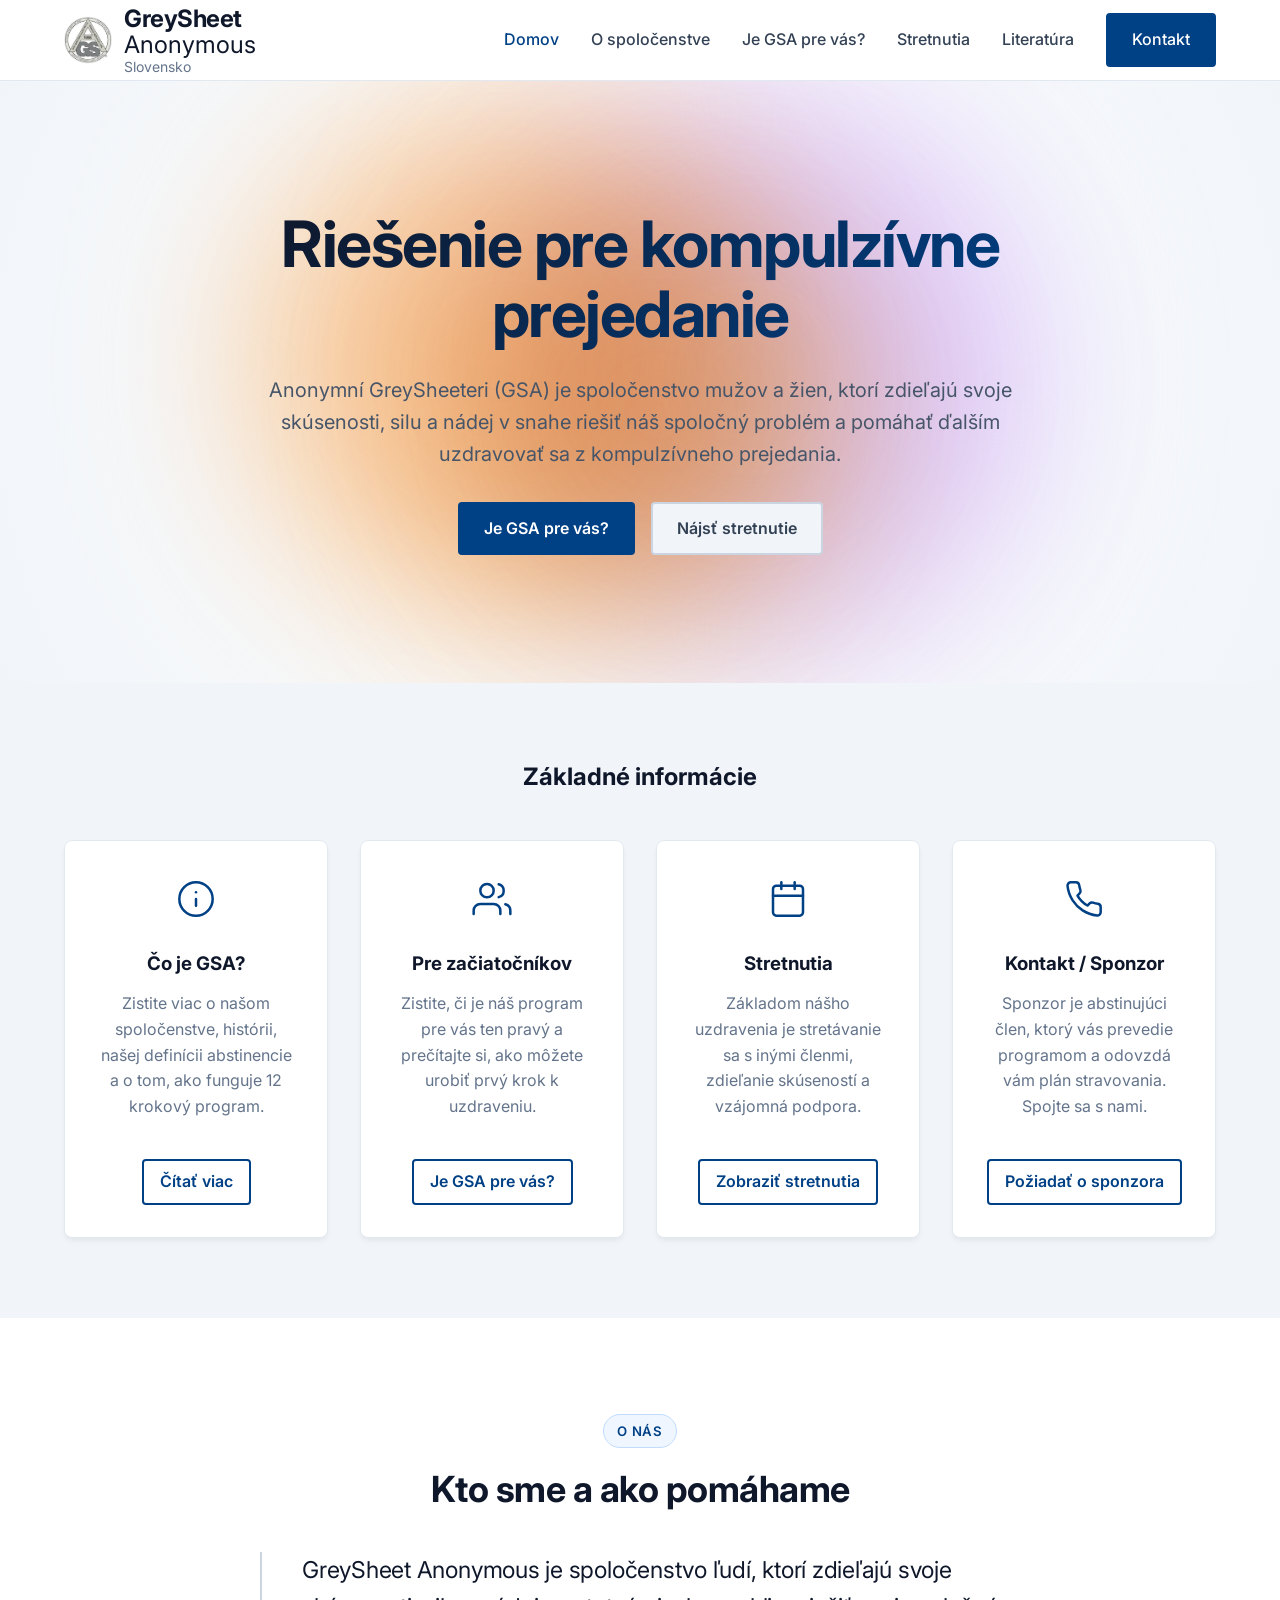
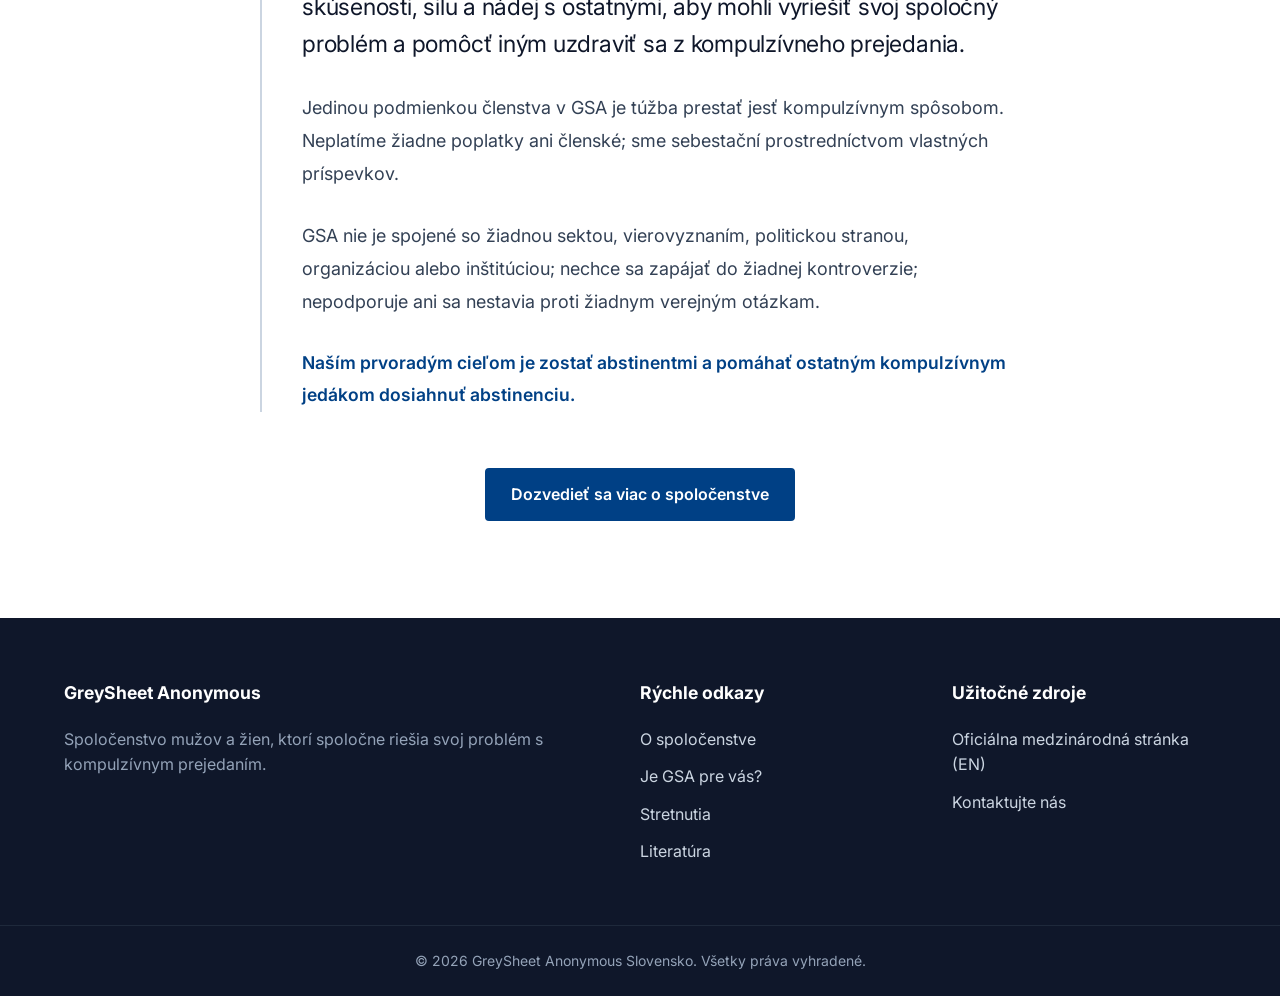
<file: index.html>
<!DOCTYPE html>
<html lang="sk"><head>
    <meta charset="UTF-8">
    <meta name="viewport" content="width=device-width, initial-scale=1.0">
    <title>GreySheet Anonymous Slovensko | Kompulzívne prejedanie a abstinencia</title>
    <meta name="description" content="Anonymní GreySheeteri (GSA) je spoločenstvo mužov a žien, ktorí zdieľajú svoje skúsenosti, silu a nádej v snahe riešiť náš spoločný problém - kompulzívne prejedanie.">
    <meta name="keywords" content="GreySheet Anonymous, GSA, Slovensko, kompulzívne prejedanie, poruchy príjmu potravy, abstinencia, 12 krokov, jedlo, podpora, závislosť na jedle">
    <meta name="robots" content="index, follow">
    <meta property="og:title" content="GreySheet Anonymous Slovensko">
    <meta property="og:description" content="Anonymní GreySheeteri (GSA) je spoločenstvo, kde zdieľame skúsenosti, silu a nádej na riešenie kompulzívneho prejedania.">
    <meta property="og:type" content="website">
    <meta property="og:url" content="https://greysheet.sk/">
    <meta property="og:image" content="https://greysheet.sk/images/GSA_Horizontal_logo.png">
    <link rel="canonical" href="https://greysheet.sk/">

    <!-- Google Fonts: Inter -->
    <link rel="preconnect" href="https://fonts.googleapis.com">
    <link rel="preconnect" href="https://fonts.gstatic.com" crossorigin="">
    <link href="https://fonts.googleapis.com/css2?family=Inter:wght@300;400;500;600;700&amp;display=swap" rel="stylesheet">

    <!-- Favicon -->
    <link rel="icon" type="image/png" href="images/GSA_Horizontal_logo.png">

    <link rel="stylesheet" href="style.css">
</head>

<body>

    <!-- Header & Navigation -->
    <header class="header">
        <div class="container header-container">
            <a href="index.html" class="logo">
                <img src="images/images (6).jpg" alt="GreySheet Anonymous Slovensko Logo" class="logo-img">
                <div class="logo-text">
                    <span class="logo-bold" data-cms-id="global_logo_1">GreySheet</span> <span data-cms-id="global_logo_2">Anonymous</span>
                    <span class="logo-sub" data-cms-id="global_logo_3">Slovensko</span>
                </div>
            </a>

            <!-- Mobile Menu Toggle -->
            <button class="mobile-menu-btn" aria-label="Otvoriť menu" id="menu-btn">
                <span></span>
                <span></span>
                <span></span>
            </button>

            <!-- Navigation Links -->
            <nav class="nav-links" id="nav-links">
                <a href="index.html" class="active" data-cms-id="nav_1">Domov</a>
                <a href="o-gsa.html" data-cms-id="nav_2">O spoločenstve</a>
                <a href="je-gsa-pre-vas.html" data-cms-id="nav_3">Je GSA pre vás?</a>
                <a href="stretnutia.html" data-cms-id="nav_4">Stretnutia</a>
                <a href="literatura.html" data-cms-id="nav_5">Literatúra</a>
                <a href="kontakt.html" class="btn-primary" data-cms-id="nav_6">Kontakt</a>
            </nav>
        </div>
    </header>

    <!-- Hero Section -->
    <section class="hero">
        <div class="hero-bg">
            <div class="blob blob-1"></div>
            <div class="blob blob-2"></div>
            <div class="blob blob-3"></div>
        </div>
        <div class="container hero-content">
            <h1 class="fade-in-up" data-cms-id="home_hero_title">Riešenie pre kompulzívne prejedanie</h1>
            <p class="fade-in-up delay-100" data-cms-id="home_hero_desc">Anonymní GreySheeteri (GSA) je spoločenstvo mužov a žien, ktorí zdieľajú svoje skúsenosti, silu a nádej v
                snahe riešiť náš spoločný problém a pomáhať ďalším uzdravovať sa z kompulzívneho prejedania.</p>
            <div class="hero-buttons fade-in-up delay-200">
                <a href="je-gsa-pre-vas.html" class="btn-primary" data-cms-id="home_hero_btn1">Je GSA pre vás?</a>
                <a href="stretnutia.html" class="btn-secondary" data-cms-id="home_hero_btn2">Nájsť stretnutie</a>
            </div>
        </div>
    </section>

    <!-- Features / Quick Links Section -->
    <section class="section features-section bg-light">
        <div class="container">
            <h2 class="text-center animate-on-scroll" data-cms-id="home_features_main_title">Základné informácie</h2>
            <div class="features-grid">
                <!-- Feature 1 -->
                <div class="feature-card animate-on-scroll">
                    <div class="feature-icon">
                        <svg xmlns="http://www.w3.org/2000/svg" width="40" height="40" viewBox="0 0 24 24" fill="none" stroke="currentColor" stroke-width="1.5" stroke-linecap="round" stroke-linejoin="round" style="color: var(--primary-color);">
                            <circle cx="12" cy="12" r="10"></circle>
                            <path d="M12 16v-4"></path>
                            <path d="M12 8h.01"></path>
                        </svg>
                    </div>
                    <h3 data-cms-id="home_feature1_title">Čo je GSA?</h3>
                    <p data-cms-id="home_feature1_desc">Zistite viac o našom spoločenstve, histórii, našej definícii abstinencie a o tom, ako funguje
                        12 krokový program.</p>
                    <a href="o-gsa.html" class="btn-outline" data-cms-id="home_feat1_btn">Čítať viac</a>
                </div>
                <!-- Feature 2 -->
                <div class="feature-card animate-on-scroll transition-delay-100">
                    <div class="feature-icon">
                        <svg xmlns="http://www.w3.org/2000/svg" width="40" height="40" viewBox="0 0 24 24" fill="none" stroke="currentColor" stroke-width="1.5" stroke-linecap="round" stroke-linejoin="round" style="color: var(--primary-color);">
                            <path d="M17 21v-2a4 4 0 0 0-4-4H5a4 4 0 0 0-4 4v2"></path>
                            <circle cx="9" cy="7" r="4"></circle>
                            <path d="M23 21v-2a4 4 0 0 0-3-3.87"></path>
                            <path d="M16 3.13a4 4 0 0 1 0 7.75"></path>
                        </svg>
                    </div>
                    <h3 data-cms-id="home_feature2_title">Pre začiatočníkov</h3>
                    <p data-cms-id="home_feature2_desc">Zistite, či je náš program pre vás ten pravý a prečítajte si, ako môžete urobiť prvý krok k uzdraveniu.</p>
                    <a href="je-gsa-pre-vas.html" class="btn-outline" data-cms-id="home_feat2_btn">Je GSA pre vás?</a>
                </div>
                <!-- Feature 3 -->
                <div class="feature-card animate-on-scroll transition-delay-200">
                    <div class="feature-icon">
                        <svg xmlns="http://www.w3.org/2000/svg" width="40" height="40" viewBox="0 0 24 24" fill="none" stroke="currentColor" stroke-width="1.5" stroke-linecap="round" stroke-linejoin="round" style="color: var(--primary-color);">
                            <rect x="3" y="4" width="18" height="18" rx="2" ry="2"></rect>
                            <line x1="16" y1="2" x2="16" y2="6"></line>
                            <line x1="8" y1="2" x2="8" y2="6"></line>
                            <line x1="3" y1="10" x2="21" y2="10"></line>
                        </svg>
                    </div>
                    <h3 data-cms-id="home_feature3_title">Stretnutia</h3>
                    <p data-cms-id="home_feature3_desc">Základom nášho uzdravenia je stretávanie sa s inými členmi, zdieľanie skúseností a vzájomná
                        podpora.</p>
                    <a href="stretnutia.html" class="btn-outline" data-cms-id="home_feat3_btn">Zobraziť stretnutia</a>
                </div>
                <!-- Feature 4 -->
                <div class="feature-card animate-on-scroll transition-delay-300">
                    <div class="feature-icon">
                        <svg xmlns="http://www.w3.org/2000/svg" width="40" height="40" viewBox="0 0 24 24" fill="none" stroke="currentColor" stroke-width="1.5" stroke-linecap="round" stroke-linejoin="round" style="color: var(--primary-color);">
                            <path d="M22 16.92v3a2 2 0 0 1-2.18 2 19.79 19.79 0 0 1-8.63-3.07 19.5 19.5 0 0 1-6-6 19.79 19.79 0 0 1-3.07-8.67A2 2 0 0 1 4.11 2h3a2 2 0 0 1 2 1.72 12.84 12.84 0 0 0 .7 2.81 2 2 0 0 1-.45 2.11L8.09 9.91a16 16 0 0 0 6 6l1.27-1.27a2 2 0 0 1 2.11-.45 12.84 12.84 0 0 0 2.81.7A2 2 0 0 1 22 16.92z">
                            </path>
                        </svg>
                    </div>
                    <h3 data-cms-id="home_feature4_title">Kontakt / Sponzor</h3>
                    <p data-cms-id="home_feature4_desc">Sponzor je abstinujúci člen, ktorý vás prevedie programom a odovzdá vám plán stravovania. Spojte
                        sa s nami.</p>
                    <a href="kontakt.html" class="btn-outline" data-cms-id="home_feat4_btn">Požiadať o sponzora</a>
                </div>
            </div>
        </div>
    </section>

    <!-- About Us Section -->
    <section class="section about-content-section" id="about-us">
        <div class="container">
            <div class="about-content-focused animate-on-scroll">
                <span class="badge" data-cms-id="home_about_badge">O nás</span>
                <h2 data-cms-id="home_about_title">Kto sme a ako pomáhame</h2>
                <div class="preamble-quote">
                    <p data-cms-id="home_about_p1">GreySheet Anonymous je spoločenstvo ľudí, ktorí zdieľajú svoje skúsenosti, silu a nádej s
                        ostatnými, aby mohli vyriešiť svoj spoločný problém a pomôcť iným uzdraviť sa z kompulzívneho
                        prejedania.</p>
                    <p data-cms-id="home_about_p2">Jedinou podmienkou členstva v GSA je túžba prestať jesť kompulzívnym spôsobom. Neplatíme žiadne
                        poplatky ani členské; sme sebestační prostredníctvom vlastných príspevkov.</p>
                    <p data-cms-id="home_about_p3">GSA nie je spojené so žiadnou sektou, vierovyznaním, politickou stranou, organizáciou alebo
                        inštitúciou; nechce sa zapájať do žiadnej kontroverzie; nepodporuje ani sa nestavia proti
                        žiadnym verejným otázkam.</p>
                    <p data-cms-id="home_about_p4">Naším prvoradým cieľom je zostať abstinentmi a pomáhať ostatným kompulzívnym jedákom dosiahnuť
                        abstinenciu.</p>
                </div>
                <div class="about-footer-link">
                    <a href="o-gsa.html" class="btn-primary" data-cms-id="home_about_btn">Dozvedieť sa viac o spoločenstve</a>
                </div>
            </div>
        </div>
    </section>

    <!-- Footer -->
    <footer class="footer">
        <div class="container footer-grid">
            <div class="footer-col">
                <h4 data-cms-id="footer_col1_title">GreySheet Anonymous</h4>
                <p data-cms-id="footer_col1_desc">Spoločenstvo mužov a žien, ktorí spoločne riešia svoj problém s kompulzívnym prejedaním.</p>
            </div>
            <div class="footer-col">
                <h4 data-cms-id="footer_col2_title">Rýchle odkazy</h4>
                <ul>
                    <li><a href="o-gsa.html" data-cms-id="footer_link1">O spoločenstve</a></li>
                    <li><a href="je-gsa-pre-vas.html" data-cms-id="footer_link2">Je GSA pre vás?</a></li>
                    <li><a href="stretnutia.html" data-cms-id="footer_link3">Stretnutia</a></li>
                    <li><a href="literatura.html" data-cms-id="footer_link4">Literatúra</a></li>
                </ul>
            </div>
            <div class="footer-col">
                <h4 data-cms-id="footer_col3_title">Užitočné zdroje</h4>
                <ul>
                    <li><a href="https://www.greysheet.org/" target="_blank" rel="noopener" data-cms-id="footer_link5">Oficiálna medzinárodná
                            stránka (EN)</a></li>
                    <li><a href="kontakt.html" data-cms-id="footer_link6">Kontaktujte nás</a></li>
                </ul>
            </div>
        </div>
        <div class="footer-bottom">
            <div class="container">
                <p>© <span id="year"></span> <span data-cms-id="footer_copyright">GreySheet Anonymous Slovensko. Všetky práva vyhradené.</span></p>
            </div>
        </div>
    </footer>

    <script src="script.js"></script>
    <script src="cms.js"></script>


</body></html>
</file>
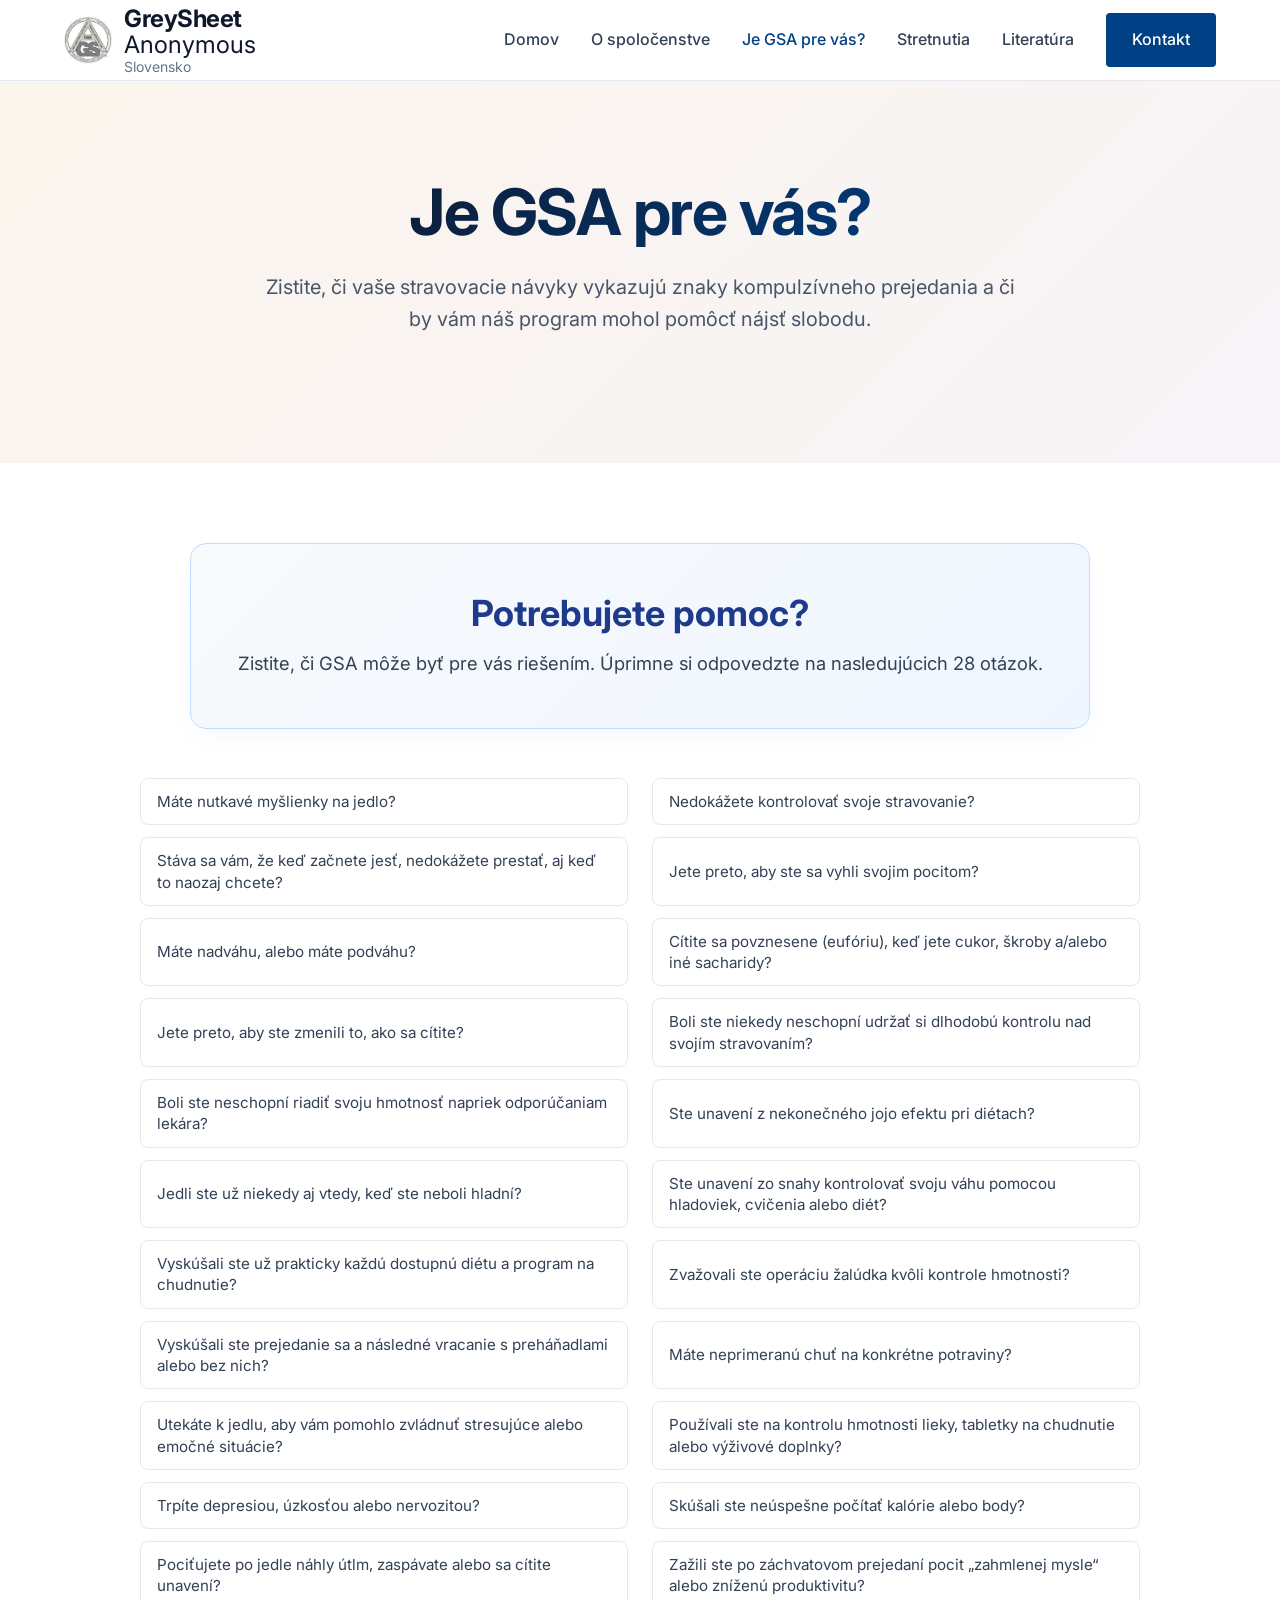
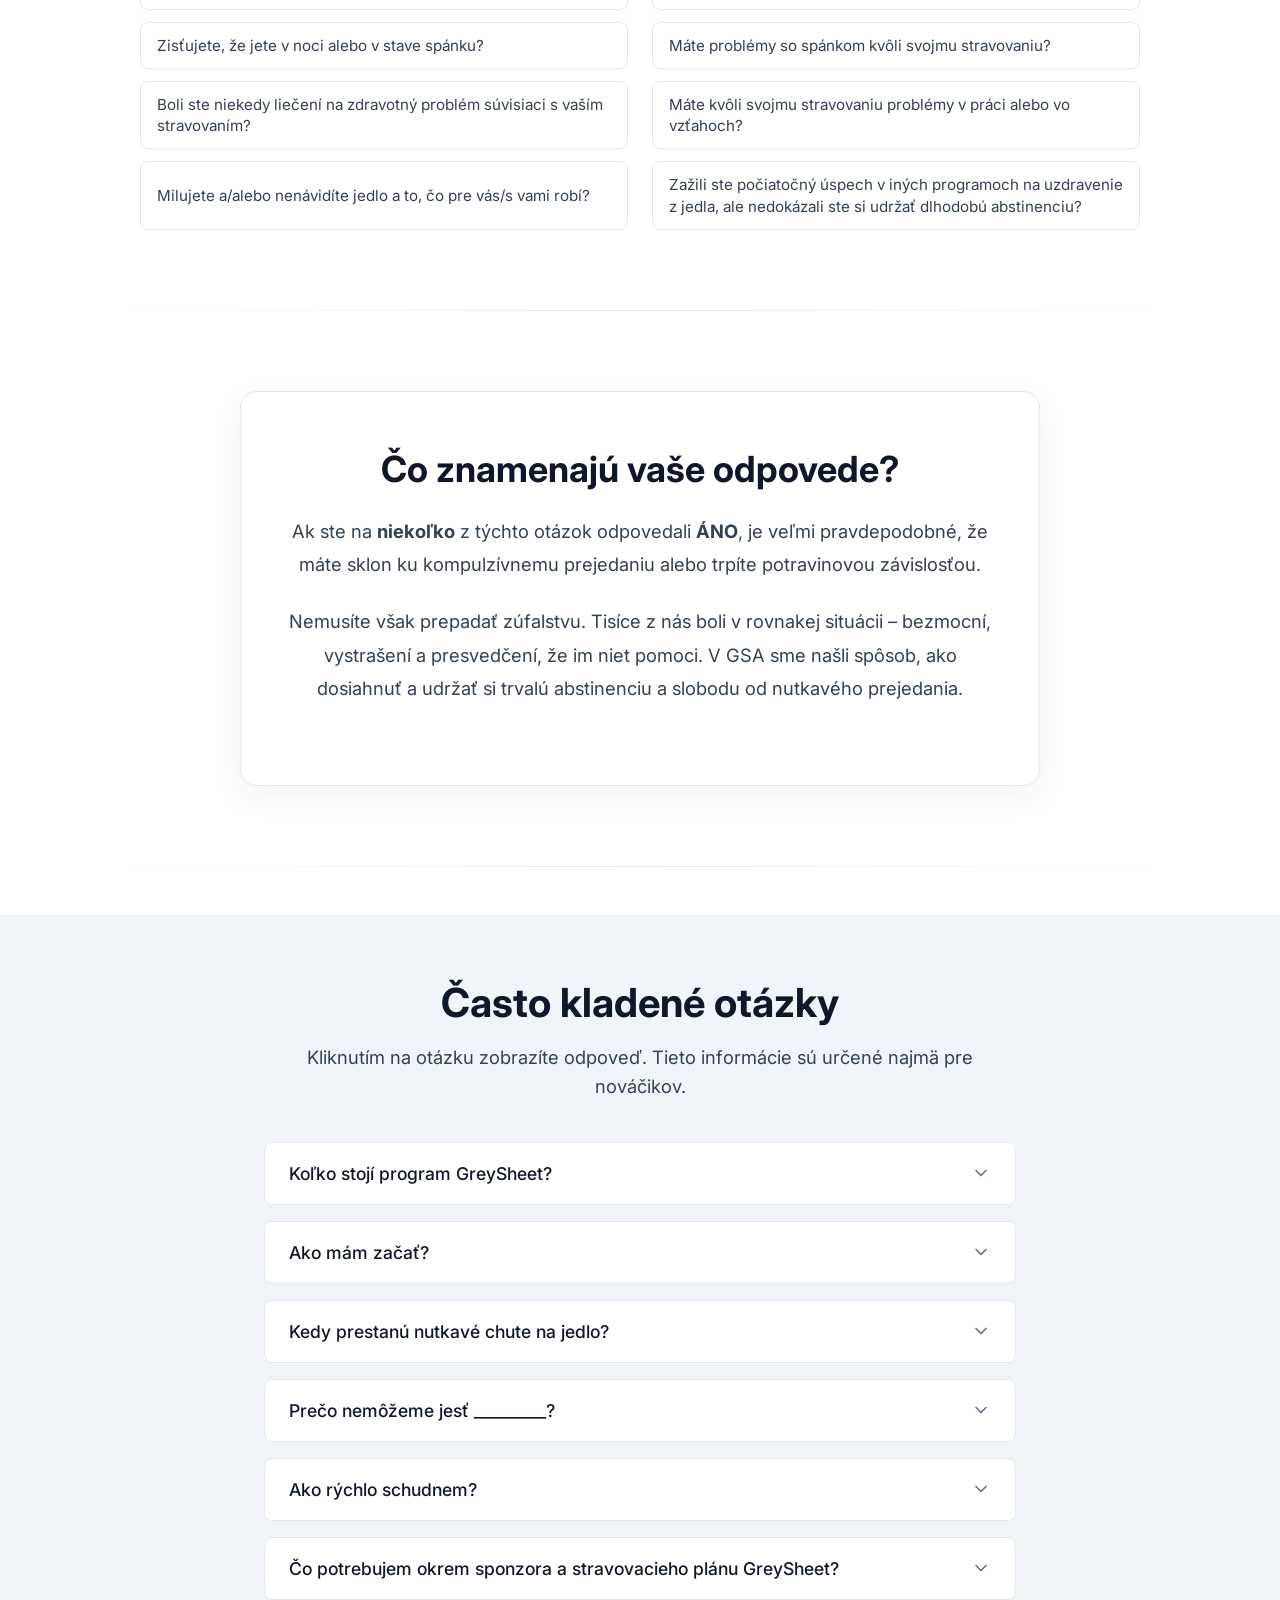
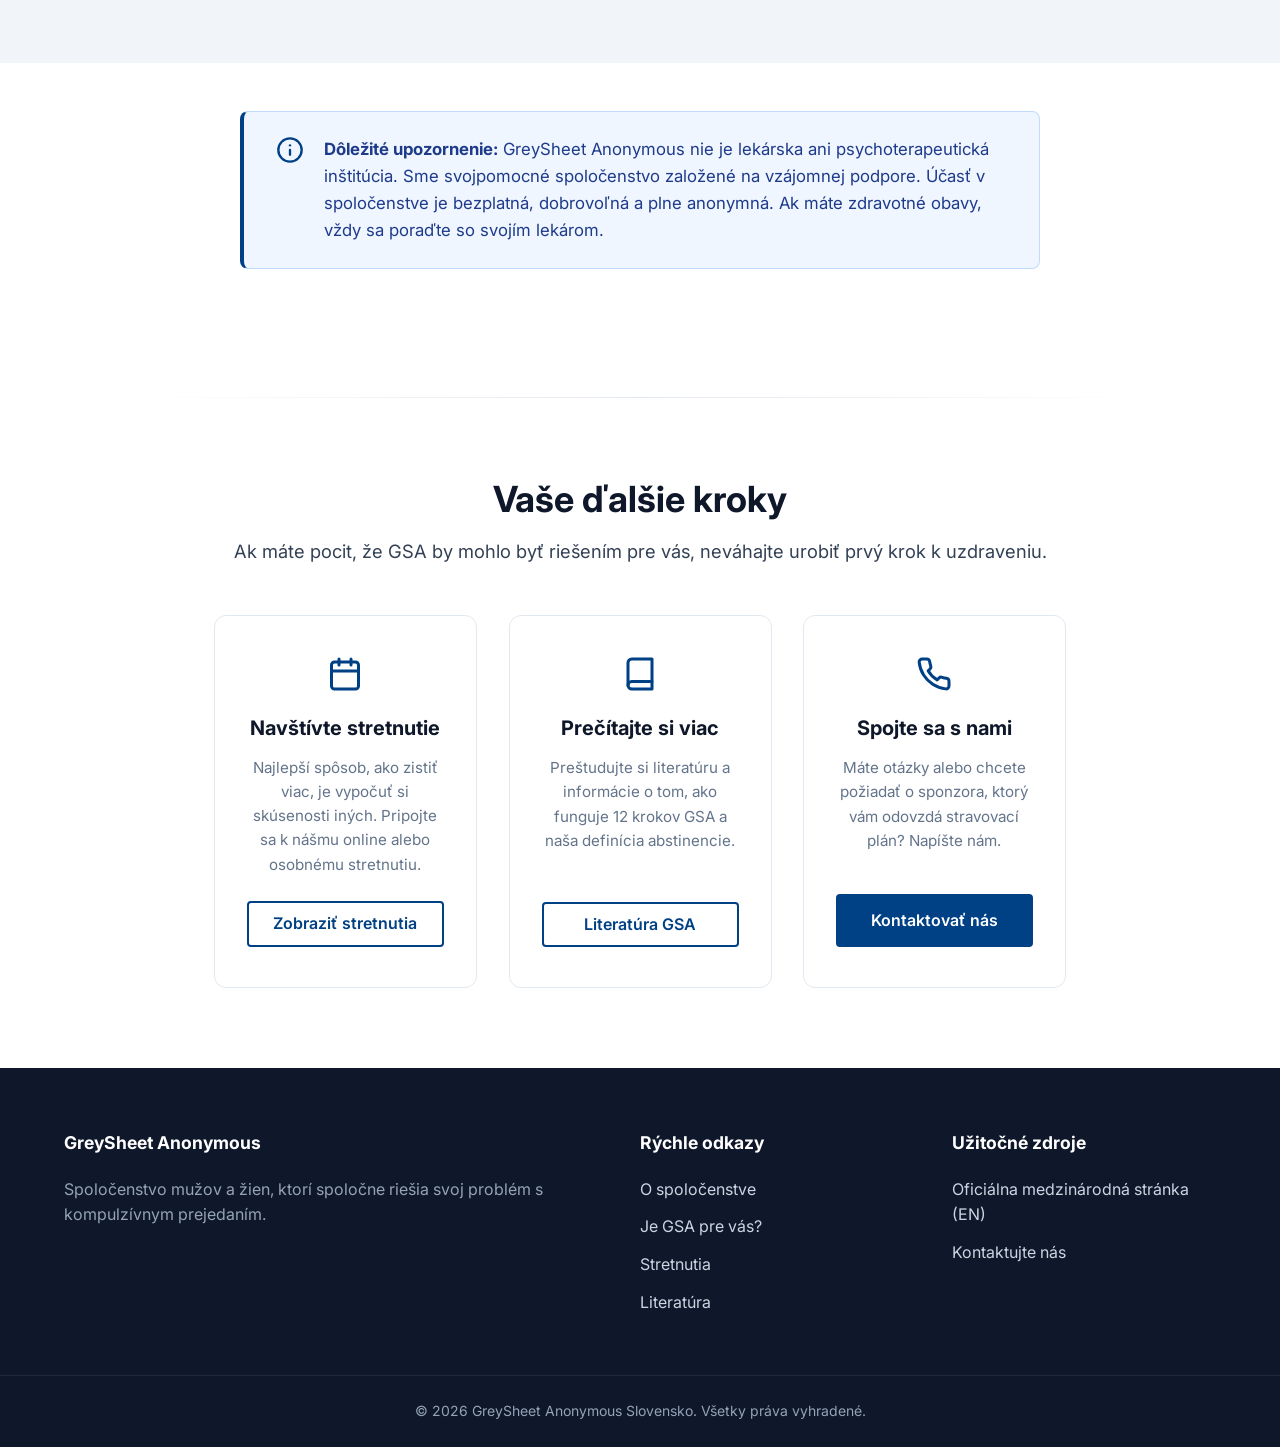
<file: je-gsa-pre-vas.html>
<!DOCTYPE html>
<html lang="sk">

<head>
    <meta charset="UTF-8">
    <meta name="viewport" content="width=device-width, initial-scale=1.0">
    <title>Je GSA pre vás? - Diagnostické otázky | GreySheet Anonymous</title>
    <meta name="description"
        content="Zistite, či je spoločenstvo GreySheet Anonymous a náš program abstinencie určený pre vás. Prečítajte si diagnostické otázky a FAQ pre nováčikov.">
    <meta name="keywords" content="Je GSA pre mňa, diagnostika prejedania, 28 otázok, test prejedania, nováčikovia GSA, abstinencia, závislosť na jedle">
    <meta name="robots" content="index, follow">
    <meta property="og:title" content="Je GSA pre vás?">
    <meta property="og:description" content="Zistite, či je spoločenstvo GreySheet Anonymous a náš program abstinencie určený pre vás.">
    <meta property="og:type" content="article">
    <meta property="og:url" content="https://greysheet.sk/je-gsa-pre-vas.html">
    <meta property="og:image" content="https://greysheet.sk/images/GSA_Horizontal_logo.png">
    <link rel="canonical" href="https://greysheet.sk/je-gsa-pre-vas.html">

    <!-- Google Fonts: Inter -->
    <link rel="preconnect" href="https://fonts.googleapis.com">
    <link rel="preconnect" href="https://fonts.gstatic.com" crossorigin>
    <link href="https://fonts.googleapis.com/css2?family=Inter:wght@300;400;500;600;700&display=swap" rel="stylesheet">

    <!-- Favicon -->
    <link rel="icon" type="image/png" href="images/GSA_Horizontal_logo.png">

    <link rel="stylesheet" href="style.css">
    <style>
        .pt-0 {
            padding-top: 0 !important;
        }

        /* Page intro styling */
        .page-intro {
            text-align: center;
            max-width: 800px;
            margin: 0 auto;
        }
        .page-intro h2 {
            font-size: 2.5rem;
            color: #0f172a;
            margin-bottom: 1.5rem;
        }
        .page-intro p {
            font-size: 1.15rem;
            color: var(--text-main);
            line-height: 1.8;
            margin-bottom: 1.5rem;
        }

        /* Subtle divider */
        .section-divider {
            border: 0;
            height: 1px;
            background: linear-gradient(to right, transparent, var(--border-color), transparent);
            margin: 3rem auto;
            max-width: 80%;
        }

        /* Questions checklist styles */
        .questions-list {
            max-width: 1000px;
            margin: 0 auto;
            display: flex;
            flex-direction: column;
            gap: 0.75rem;
        }
        @media (min-width: 768px) {
            .questions-list {
                display: grid;
                grid-template-columns: 1fr 1fr;
                gap: 0.75rem 1.5rem;
            }
        }
        .question-item {
            display: flex;
            background: var(--white);
            border: 1px solid var(--border-color);
            border-radius: 8px;
            padding: 0.75rem 1rem;
            transition: var(--transition);
            align-items: center;
        }
        .question-item:hover {
            border-color: var(--primary-color);
            box-shadow: 0 4px 10px rgba(0, 0, 0, 0.04);
            background-color: #fafbfd;
        }
        .question-text {
            font-size: 0.95rem;
            color: var(--text-main);
            line-height: 1.4;
        }

        /* Interpretation styling */
        .interpretation-card {
            background: var(--white);
            border-radius: 16px;
            padding: 3.5rem 2.5rem;
            max-width: 800px;
            margin: 0 auto;
            text-align: center;
            border: 1px solid var(--border-color);
            box-shadow: 0 10px 30px rgba(0,0,0,0.05);
        }
        .interpretation-card h2 {
            font-size: 2.25rem;
            color: #0f172a;
            margin-bottom: 1.5rem;
        }
        .interpretation-card p {
            font-size: 1.15rem;
            line-height: 1.8;
            color: var(--text-main);
            margin-bottom: 1.5rem;
        }

        /* FAQ Section Styles */
        .faq-section {
            max-width: 800px;
            margin: 0 auto;
        }
        .faq-section h2 {
            font-size: 2.5rem;
            color: #0f172a;
            margin-bottom: 1rem;
            text-align: center;
        }
        .faq-section > p {
            font-size: 1.15rem;
            color: var(--text-main);
            text-align: center;
            margin-bottom: 2.5rem;
        }
        .faq-list {
            display: flex;
            flex-direction: column;
            gap: 1rem;
            margin-top: 2rem;
        }
        .faq-item {
            background: var(--white);
            border: 1px solid var(--border-color);
            border-radius: 8px;
            overflow: hidden;
            transition: all 0.3s ease;
        }
        .faq-item:hover {
            border-color: #cbd5e1;
            background-color: #f8fafc;
            box-shadow: 0 4px 15px rgba(0, 0, 0, 0.04);
        }
        .faq-question {
            font-family: inherit;
            width: 100%;
            background: none;
            border: none;
            padding: 1.25rem 1.5rem;
            text-align: left;
            font-size: 1.1rem;
            font-weight: 500;
            color: #0f172a;
            display: flex;
            justify-content: space-between;
            align-items: center;
            cursor: pointer;
            transition: var(--transition);
        }
        .faq-question:hover {
            color: var(--primary-color);
        }
        .faq-arrow {
            transition: transform 0.3s ease;
            flex-shrink: 0;
            color: var(--text-light);
        }
        .faq-item.active .faq-arrow {
            transform: rotate(180deg);
            color: var(--primary-color);
        }
        .faq-answer {
            max-height: 0;
            overflow: hidden;
            transition: max-height 0.3s ease-out;
        }
        .faq-answer-content {
            padding: 0 1.5rem 1.25rem;
            color: var(--text-main);
            line-height: 1.7;
            font-size: 1.05rem;
        }
        .faq-answer-content p {
            margin-bottom: 0.75rem;
        }
        .faq-answer-content p:last-child {
            margin-bottom: 0;
        }
        .faq-answer-content a {
            color: var(--primary-color);
            font-weight: 500;
        }
        .faq-answer-content a:hover {
            text-decoration: underline;
        }

        /* Disclaimer/Info Box */
        .disclaimer-box {
            background-color: var(--alert-bg);
            border: 1px solid var(--alert-border);
            border-left: 4px solid var(--primary-color);
            color: var(--alert-text);
            padding: 1.5rem 2rem;
            border-radius: 8px;
            max-width: 800px;
            margin: 3rem auto;
            font-size: 1.05rem;
            line-height: 1.6;
            display: flex;
            gap: 1.25rem;
            align-items: flex-start;
            text-align: left;
        }
        .disclaimer-icon {
            flex-shrink: 0;
            color: var(--primary-color);
        }

        /* Next Steps section */
        .next-steps-container {
            max-width: 900px;
            margin: 0 auto;
        }
        .next-steps-container h2 {
            font-size: 2.25rem;
            color: #0f172a;
            margin-bottom: 1rem;
            text-align: center;
        }
        .next-steps-container > p {
            font-size: 1.15rem;
            color: var(--text-main);
            text-align: center;
            margin-bottom: 3rem;
        }
        .next-steps-grid {
            display: grid;
            grid-template-columns: 1fr;
            gap: 2rem;
        }
        @media (min-width: 768px) {
            .next-steps-grid {
                grid-template-columns: repeat(3, 1fr);
            }
        }
        .step-card {
            background: var(--white);
            border: 1px solid var(--border-color);
            border-radius: 12px;
            padding: 2.5rem 2rem;
            text-align: center;
            transition: var(--transition);
            display: flex;
            flex-direction: column;
            height: 100%;
        }
        .step-card:hover {
            transform: translateY(-4px);
            box-shadow: 0 10px 25px rgba(0,0,0,0.06);
            border-color: var(--primary-color);
        }
        .step-card-icon {
            margin-bottom: 1.5rem;
            display: flex;
            justify-content: center;
            color: var(--primary-color);
        }
        .step-card h3 {
            font-size: 1.25rem;
            color: #0f172a;
            margin-bottom: 1rem;
        }
        .step-card p {
            color: var(--text-light);
            font-size: 0.95rem;
            line-height: 1.6;
            margin-bottom: 1.5rem;
            flex-grow: 1;
        }
        .step-card .btn-outline {
            margin-top: auto;
            width: 100%;
        }
    </style>
</head>

<body>

    <!-- Header & Navigation -->
    <header class="header">
        <div class="container header-container">
            <a href="index.html" class="logo">
                <img src="images/images (6).jpg" alt="GreySheet Anonymous Slovensko Logo" class="logo-img">
                <div class="logo-text">
                    <span class="logo-bold" data-cms-id="global_logo_1">GreySheet</span> <span data-cms-id="global_logo_2">Anonymous</span>
                    <span class="logo-sub" data-cms-id="global_logo_3">Slovensko</span>
                </div>
            </a>

            <!-- Mobile Menu Toggle -->
            <button class="mobile-menu-btn" aria-label="Otvoriť menu" id="menu-btn">
                <span></span>
                <span></span>
                <span></span>
            </button>

            <!-- Navigation Links -->
            <nav class="nav-links" id="nav-links">
                <a href="index.html" data-cms-id="nav_1">Domov</a>
                <a href="o-gsa.html" data-cms-id="nav_2">O spoločenstve</a>
                <a href="je-gsa-pre-vas.html" class="active" data-cms-id="nav_3">Je GSA pre vás?</a>
                <a href="stretnutia.html" data-cms-id="nav_4">Stretnutia</a>
                <a href="literatura.html" data-cms-id="nav_5">Literatúra</a>
                <a href="kontakt.html" class="btn-primary" data-cms-id="nav_6">Kontakt</a>
            </nav>
        </div>
    </header>

    <!-- Hero Section -->
    <section class="hero" style="padding: 6rem 0;">
        <div class="hero-overlay"></div>
        <div class="container hero-content">
            <h1 data-cms-id="prevas_hero_title">Je GSA pre vás?</h1>
            <p data-cms-id="prevas_hero_desc">Zistite, či vaše stravovacie návyky vykazujú znaky kompulzívneho prejedania a či by vám náš program mohol pomôcť nájsť slobodu.</p>
        </div>
    </section>

    <!-- Main Content -->
    <main>
        <!-- Combined Intro & Questions Section -->
        <section class="section" style="padding-bottom: 2rem;">
            <div class="container">
                <div class="page-intro animate-on-scroll" style="background: linear-gradient(135deg, #f8fafc 0%, #eff6ff 100%); padding: 3rem 2rem; border-radius: 16px; border: 1px solid #bfdbfe; margin-bottom: 3rem; max-width: 900px; box-shadow: 0 10px 25px -5px rgba(37, 99, 235, 0.05);">
                    <h2 data-cms-id="prevas_intro_title" style="color: #1e3a8a; margin-bottom: 0.75rem; font-size: 2.25rem;">Potrebujete pomoc?</h2>
                    <p data-cms-id="prevas_intro_desc" style="margin-bottom: 0; font-size: 1.15rem;">Zistite, či GSA môže byť pre vás riešením. Úprimne si odpovedzte na nasledujúcich 28 otázok.</p>
                </div>

                <div class="questions-list animate-on-scroll">
                    <!-- Q1 -->
                    <div class="question-item">
                        <div class="question-text" data-cms-id="prevas_q1">Máte nutkavé myšlienky na jedlo?</div>
                    </div>
                    <!-- Q2 -->
                    <div class="question-item">
                        <div class="question-text" data-cms-id="prevas_q2">Nedokážete kontrolovať svoje stravovanie?</div>
                    </div>
                    <!-- Q3 -->
                    <div class="question-item">
                        <div class="question-text" data-cms-id="prevas_q3">Stáva sa vám, že keď začnete jesť, nedokážete prestať, aj keď to naozaj chcete?</div>
                    </div>
                    <!-- Q4 -->
                    <div class="question-item">
                        <div class="question-text" data-cms-id="prevas_q4">Jete preto, aby ste sa vyhli svojim pocitom?</div>
                    </div>
                    <!-- Q5 -->
                    <div class="question-item">
                        <div class="question-text" data-cms-id="prevas_q5">Máte nadváhu, alebo máte podváhu?</div>
                    </div>
                    <!-- Q6 -->
                    <div class="question-item">
                        <div class="question-text" data-cms-id="prevas_q6">Cítite sa povznesene (eufóriu), keď jete cukor, škroby a/alebo iné sacharidy?</div>
                    </div>
                    <!-- Q7 -->
                    <div class="question-item">
                        <div class="question-text" data-cms-id="prevas_q7">Jete preto, aby ste zmenili to, ako sa cítite?</div>
                    </div>
                    <!-- Q8 -->
                    <div class="question-item">
                        <div class="question-text" data-cms-id="prevas_q8">Boli ste niekedy neschopní udržať si dlhodobú kontrolu nad svojím stravovaním?</div>
                    </div>
                    <!-- Q9 -->
                    <div class="question-item">
                        <div class="question-text" data-cms-id="prevas_q9">Boli ste neschopní riadiť svoju hmotnosť napriek odporúčaniam lekára?</div>
                    </div>
                    <!-- Q10 -->
                    <div class="question-item">
                        <div class="question-text" data-cms-id="prevas_q10">Ste unavení z nekonečného jojo efektu pri diétach?</div>
                    </div>
                    <!-- Q11 -->
                    <div class="question-item">
                        <div class="question-text" data-cms-id="prevas_q11">Jedli ste už niekedy aj vtedy, keď ste neboli hladní?</div>
                    </div>
                    <!-- Q12 -->
                    <div class="question-item">
                        <div class="question-text" data-cms-id="prevas_q12">Ste unavení zo snahy kontrolovať svoju váhu pomocou hladoviek, cvičenia alebo diét?</div>
                    </div>
                    <!-- Q13 -->
                    <div class="question-item">
                        <div class="question-text" data-cms-id="prevas_q13">Vyskúšali ste už prakticky každú dostupnú diétu a program na chudnutie?</div>
                    </div>
                    <!-- Q14 -->
                    <div class="question-item">
                        <div class="question-text" data-cms-id="prevas_q14">Zvažovali ste operáciu žalúdka kvôli kontrole hmotnosti?</div>
                    </div>
                    <!-- Q15 -->
                    <div class="question-item">
                        <div class="question-text" data-cms-id="prevas_q15">Vyskúšali ste prejedanie sa a následné vracanie s preháňadlami alebo bez nich?</div>
                    </div>
                    <!-- Q16 -->
                    <div class="question-item">
                        <div class="question-text" data-cms-id="prevas_q16">Máte neprimeranú chuť na konkrétne potraviny?</div>
                    </div>
                    <!-- Q17 -->
                    <div class="question-item">
                        <div class="question-text" data-cms-id="prevas_q17">Utekáte k jedlu, aby vám pomohlo zvládnuť stresujúce alebo emočné situácie?</div>
                    </div>
                    <!-- Q18 -->
                    <div class="question-item">
                        <div class="question-text" data-cms-id="prevas_q18">Používali ste na kontrolu hmotnosti lieky, tabletky na chudnutie alebo výživové doplnky?</div>
                    </div>
                    <!-- Q19 -->
                    <div class="question-item">
                        <div class="question-text" data-cms-id="prevas_q19">Trpíte depresiou, úzkosťou alebo nervozitou?</div>
                    </div>
                    <!-- Q20 -->
                    <div class="question-item">
                        <div class="question-text" data-cms-id="prevas_q20">Skúšali ste neúspešne počítať kalórie alebo body?</div>
                    </div>
                    <!-- Q21 -->
                    <div class="question-item">
                        <div class="question-text" data-cms-id="prevas_q21">Pociťujete po jedle náhly útlm, zaspávate alebo sa cítite unavení?</div>
                    </div>
                    <!-- Q22 -->
                    <div class="question-item">
                        <div class="question-text" data-cms-id="prevas_q22">Zažili ste po záchvatovom prejedaní pocit „zahmlenej mysle“ alebo zníženú produktivitu?</div>
                    </div>
                    <!-- Q23 -->
                    <div class="question-item">
                        <div class="question-text" data-cms-id="prevas_q23">Zisťujete, že jete v noci alebo v stave spánku?</div>
                    </div>
                    <!-- Q24 -->
                    <div class="question-item">
                        <div class="question-text" data-cms-id="prevas_q24">Máte problémy so spánkom kvôli svojmu stravovaniu?</div>
                    </div>
                    <!-- Q25 -->
                    <div class="question-item">
                        <div class="question-text" data-cms-id="prevas_q25">Boli ste niekedy liečení na zdravotný problém súvisiaci s vaším stravovaním?</div>
                    </div>
                    <!-- Q26 -->
                    <div class="question-item">
                        <div class="question-text" data-cms-id="prevas_q26">Máte kvôli svojmu stravovaniu problémy v práci alebo vo vzťahoch?</div>
                    </div>
                    <!-- Q27 -->
                    <div class="question-item">
                        <div class="question-text" data-cms-id="prevas_q27">Milujete a/alebo nenávidíte jedlo a to, čo pre vás/s vami robí?</div>
                    </div>
                    <!-- Q28 -->
                    <div class="question-item">
                        <div class="question-text" data-cms-id="prevas_q28">Zažili ste počiatočný úspech v iných programoch na uzdravenie z jedla, ale nedokázali ste si udržať dlhodobú abstinenciu?</div>
                    </div>
                </div>
            </div>
        </section>

        <hr class="section-divider">

        <!-- Interpretation Card Section -->
        <section class="section" style="padding-top: 2rem; padding-bottom: 2rem;">
            <div class="container">
                <div class="interpretation-card animate-on-scroll">
                    <h2 data-cms-id="prevas_interp_title">Čo znamenajú vaše odpovede?</h2>
                    <p data-cms-id="prevas_interp_p1">Ak ste na <strong>niekoľko</strong> z týchto otázok odpovedali <strong>ÁNO</strong>, je veľmi pravdepodobné, že máte sklon ku kompulzívnemu prejedaniu alebo trpíte potravinovou závislosťou.</p>
                    <p data-cms-id="prevas_interp_p2">Nemusíte však prepadať zúfalstvu. Tisíce z nás boli v rovnakej situácii – bezmocní, vystrašení a presvedčení, že im niet pomoci. V GSA sme našli spôsob, ako dosiahnuť a udržať si trvalú abstinenciu a slobodu od nutkavého prejedania.</p>
                </div>
            </div>
        </section>

        <hr class="section-divider">

        <!-- FAQ Section -->
        <section class="section bg-light" style="padding-top: 4rem; padding-bottom: 4rem;">
            <div class="container faq-section animate-on-scroll">
                <h2 data-cms-id="prevas_faq_title">Často kladené otázky</h2>
                <p data-cms-id="prevas_faq_desc">Kliknutím na otázku zobrazíte odpoveď. Tieto informácie sú určené najmä pre nováčikov.</p>
                
                <div class="faq-list">
                    <!-- FAQ 1 -->
                    <div class="faq-item">
                        <button class="faq-question">
                            <span data-cms-id="faq_q1_text">Koľko stojí program GreySheet?</span>
                            <svg class="faq-arrow" xmlns="http://www.w3.org/2000/svg" width="20" height="20" viewBox="0 0 24 24" fill="none" stroke="currentColor" stroke-width="2" stroke-linecap="round" stroke-linejoin="round">
                                <polyline points="6 9 12 15 18 9"></polyline>
                            </svg>
                        </button>
                        <div class="faq-answer">
                            <div class="faq-answer-content">
                                <p data-cms-id="faq_a1_p1">Jedinou podmienkou členstva v GreySheet Anonymous je túžba prestať kompulzívne jesť. Predtým, ako začnete, nemusíte vypĺňať žiadnu prihlášku ani platiť žiadne poplatky a nemusíte si objednávať žiadne špeciálne doplnky výživy ani náhrady jedla. Väčšina našej základnej literatúry je k dispozícii na bezplatné stiahnutie a vytlačenie.</p>
                                <p data-cms-id="faq_a1_p2">Abstinentná strava je dostupná v bežných obchodoch s potravinami, aj keď si pravdepodobne všimnete, že čerstvé bielkoviny, ovocie a zelenina stoja viac ako spracované potraviny s vysokým obsahom škrobu, ktoré väčšina z nás jedla pred príchodom do GSA.</p>
                                <p data-cms-id="faq_a1_p3">Každá skupina však žiada o dobrovoľné príspevky (v zmysle 7. tradície) na pokrytie výdavkov skupiny, ako je prenájom miestnosti alebo poplatky za online konferenčné služby. Členovia, ktorí majú v programe úspech a sú finančne schopní prispieť, sú k tomu povzbudzovaní, ale príspevky nie sú nikdy povinné.</p>
                            </div>
                        </div>
                    </div>

                    <!-- FAQ 2 -->
                    <div class="faq-item">
                        <button class="faq-question">
                            <span data-cms-id="faq_q2_text">Ako mám začať?</span>
                            <svg class="faq-arrow" xmlns="http://www.w3.org/2000/svg" width="20" height="20" viewBox="0 0 24 24" fill="none" stroke="currentColor" stroke-width="2" stroke-linecap="round" stroke-linejoin="round">
                                <polyline points="6 9 12 15 18 9"></polyline>
                            </svg>
                        </button>
                        <div class="faq-answer">
                            <div class="faq-answer-content">
                                <p data-cms-id="faq_a2_p1">Najlepším miestom na začatie je návšteva stretnutia GreySheet Anonymous. Naša stránka <a href="stretnutia.html">Stretnutia</a> obsahuje zoznam stretnutí a informácie o tom, ako sa pripojiť k telefonickým alebo online mítingom.</p>
                                <p data-cms-id="faq_a2_p2">Ak nikoho v GSA nepoznáte, nikdy ste neboli na 12-krokovom stretnutí a chcete začať ihneď, prejdite na našu stránku <a href="kontakt.html">Kontakt</a> a napíšte nám správu. Naša kontaktná osoba pre Slovensko sa s vami spojí a pomôže vám nájsť vášho prvého sponzora, ktorý vám odovzdá stravovací plán a vysvetlí vám základy.</p>
                            </div>
                        </div>
                    </div>

                    <!-- FAQ 3 -->
                    <div class="faq-item">
                        <button class="faq-question">
                            <span data-cms-id="faq_q3_text">Kedy prestanú nutkavé chute na jedlo?</span>
                            <svg class="faq-arrow" xmlns="http://www.w3.org/2000/svg" width="20" height="20" viewBox="0 0 24 24" fill="none" stroke="currentColor" stroke-width="2" stroke-linecap="round" stroke-linejoin="round">
                                <polyline points="6 9 12 15 18 9"></polyline>
                            </svg>
                        </button>
                        <div class="faq-answer">
                            <div class="faq-answer-content">
                                <p data-cms-id="faq_a3_p1">Najťažšia časť fyzického detoxu (bolesti hlavy, únava, nevoľnosť a silná túžba po jedle) zvyčajne odznie do konca prvého týždňa dôslednej abstinencie. Emocionálny detox (podráždenosť, zmeny nálad, zvýšená citlivosť) môže trvať ešte niekoľko týždňov.</p>
                                <p data-cms-id="faq_a3_p2">Ak pociťujete silné chute aj po dlhšom čase, dôkladne skontrolujte etikety a zloženie všetkého, čo konzumujete alebo pijete, a porozprávajte sa so svojím sponzorom, aby ste sa uistili, že do vašej stravy omylom neprenikol skrytý cukor alebo škrob.</p>
                            </div>
                        </div>
                    </div>

                    <!-- FAQ 4 -->
                    <div class="faq-item">
                        <button class="faq-question">
                            <span data-cms-id="faq_q4_text">Prečo nemôžeme jesť _________?</span>
                            <svg class="faq-arrow" xmlns="http://www.w3.org/2000/svg" width="20" height="20" viewBox="0 0 24 24" fill="none" stroke="currentColor" stroke-width="2" stroke-linecap="round" stroke-linejoin="round">
                                <polyline points="6 9 12 15 18 9"></polyline>
                            </svg>
                        </button>
                        <div class="faq-answer">
                            <div class="faq-answer-content">
                                <p data-cms-id="faq_a4_p1">Vo všeobecnosti platí, že potraviny, ktoré nie sú na stravovacom pláne GreySheet, majú vysoký obsah sacharidov, cukrov alebo škrobov, ktoré spúšťajú fyzickú závislosť a nutkanie prejedať sa. Niektoré potraviny, ktoré nie sú výslovne vymenované, sú povolené, ak patria do rovnakej kategórie (napr. všetky druhy červeného mäsa, hydiny a rýb sú povolené, ak sú pripravené bez nepovolených prísad).</p>
                                <p data-cms-id="faq_a4_p2">V niektorých prípadoch presne nevieme, prečo konkrétny druh ovocia alebo zeleniny nebol do plánu zahrnutý pred desaťročiami. Čo však vieme s istotou je, že žiadny člen GSA doteraz nezomrel na to, že nejedol dané ovocie alebo zeleninu, a vy na to nezomriete tiež. Dôvera v plán a v skúsenosti tých, ktorí kráčali pred nami, je kľúčom k úspechu.</p>
                            </div>
                        </div>
                    </div>

                    <!-- FAQ 5 -->
                    <div class="faq-item">
                        <button class="faq-question">
                            <span data-cms-id="faq_q5_text">Ako rýchlo schudnem?</span>
                            <svg class="faq-arrow" xmlns="http://www.w3.org/2000/svg" width="20" height="20" viewBox="0 0 24 24" fill="none" stroke="currentColor" stroke-width="2" stroke-linecap="round" stroke-linejoin="round">
                                <polyline points="6 9 12 15 18 9"></polyline>
                            </svg>
                        </button>
                        <div class="faq-answer">
                            <div class="faq-answer-content">
                                <p data-cms-id="faq_a5_p1">Úbytok hmotnosti je zvyčajne najvýraznejší a najrýchlejší počas prvého mesiaca na pláne stravovania GreySheet a následne sa stabilizuje na zdravom tempe. Rýchlosť chudnutia závisí od mnohých individuálnych faktorov: od veku, pohlavia, úrovne fyzickej aktivity, celkového zdravotného stavu a od konkrétnych volieb jedál v rámci plánu.</p>
                                <p data-cms-id="faq_a5_p2">Pamätajte, že program GSA sa zameriava na udržateľnú úpravu hmotnosti a celkové telesné i duchovné uzdravenie, nie na bleskové diéty. Všetky otázky ohľadom úbytku váhy konzultujte so svojím sponzorom.</p>
                            </div>
                        </div>
                    </div>

                    <!-- FAQ 6 -->
                    <div class="faq-item">
                        <button class="faq-question">
                            <span data-cms-id="faq_q6_text">Čo potrebujem okrem sponzora a stravovacieho plánu GreySheet?</span>
                            <svg class="faq-arrow" xmlns="http://www.w3.org/2000/svg" width="20" height="20" viewBox="0 0 24 24" fill="none" stroke="currentColor" stroke-width="2" stroke-linecap="round" stroke-linejoin="round">
                                <polyline points="6 9 12 15 18 9"></polyline>
                            </svg>
                        </button>
                        <div class="faq-answer">
                            <div class="faq-answer-content">
                                <p data-cms-id="faq_a6_p1">Budete potrebovať digitálnu kuchynskú váhu, ktorá dokáže odvážiť jedlo v gramoch/unciach a disponuje funkciou vynulovania (tara) – aby ste mohli položiť tanier, vynulovať ho a následne presne odvážiť každú zložku jedla. Tieto váhy sú bežne dostupné v obchodoch s domácimi potrebami alebo online.</p>
                                <p data-cms-id="faq_a6_p2">Taktiež budete potrebovať sadu odmerných pohárov (cups) a lyžíc (lyžičiek) na presné meranie objemu tých potravín, ktoré sa merajú namiesto váženia.</p>
                            </div>
                        </div>
                    </div>
                </div>
            </div>
        </section>

        <!-- Disclaimer Box Section -->
        <section class="section pt-0" style="padding-bottom: 2rem;">
            <div class="container">
                <div class="disclaimer-box animate-on-scroll">
                    <div class="disclaimer-icon">
                        <svg xmlns="http://www.w3.org/2000/svg" width="28" height="28" viewBox="0 0 24 24" fill="none" stroke="currentColor" stroke-width="2" stroke-linecap="round" stroke-linejoin="round">
                            <circle cx="12" cy="12" r="10"></circle>
                            <line x1="12" y1="16" x2="12" y2="12"></line>
                            <line x1="12" y1="8" x2="12.01" y2="8"></line>
                        </svg>
                    </div>
                    <div data-cms-id="prevas_disclaimer">
                        <strong>Dôležité upozornenie:</strong> GreySheet Anonymous nie je lekárska ani psychoterapeutická inštitúcia. Sme svojpomocné spoločenstvo založené na vzájomnej podpore. Účasť v spoločenstve je bezplatná, dobrovoľná a plne anonymná. Ak máte zdravotné obavy, vždy sa poraďte so svojím lekárom.
                    </div>
                </div>
            </div>
        </section>

        <hr class="section-divider">

        <!-- Next Steps Section -->
        <section class="section" style="padding-top: 2rem;">
            <div class="container next-steps-container">
                <h2 data-cms-id="prevas_next_steps_title">Vaše ďalšie kroky</h2>
                <p data-cms-id="prevas_next_steps_desc">Ak máte pocit, že GSA by mohlo byť riešením pre vás, neváhajte urobiť prvý krok k uzdraveniu.</p>
                
                <div class="next-steps-grid">
                    <!-- Step 1 -->
                    <div class="step-card">
                        <div class="step-card-icon">
                            <svg xmlns="http://www.w3.org/2000/svg" width="36" height="36" viewBox="0 0 24 24" fill="none" stroke="currentColor" stroke-width="2" stroke-linecap="round" stroke-linejoin="round">
                                <rect x="3" y="4" width="18" height="18" rx="2" ry="2"></rect>
                                <line x1="16" y1="2" x2="16" y2="6"></line>
                                <line x1="8" y1="2" x2="8" y2="6"></line>
                                <line x1="3" y1="10" x2="21" y2="10"></line>
                            </svg>
                        </div>
                        <h3 data-cms-id="prevas_next1_title">Navštívte stretnutie</h3>
                        <p data-cms-id="prevas_next1_desc">Najlepší spôsob, ako zistiť viac, je vypočuť si skúsenosti iných. Pripojte sa k nášmu online alebo osobnému stretnutiu.</p>
                        <a href="stretnutia.html" class="btn-outline" data-cms-id="prevas_next1_btn">Zobraziť stretnutia</a>
                    </div>
                    <!-- Step 2 -->
                    <div class="step-card animate-on-scroll">
                        <div class="step-card-icon">
                            <svg xmlns="http://www.w3.org/2000/svg" width="36" height="36" viewBox="0 0 24 24" fill="none" stroke="currentColor" stroke-width="2" stroke-linecap="round" stroke-linejoin="round">
                                <path d="M4 19.5A2.5 2.5 0 0 1 6.5 17H20"></path>
                                <path d="M6.5 2H20v20H6.5A2.5 2.5 0 0 1 4 19.5v-15A2.5 2.5 0 0 1 6.5 2z"></path>
                            </svg>
                        </div>
                        <h3 data-cms-id="prevas_next2_title">Prečítajte si viac</h3>
                        <p data-cms-id="prevas_next2_desc">Preštudujte si literatúru a informácie o tom, ako funguje 12 krokov GSA a naša definícia abstinencie.</p>
                        <a href="literatura.html" class="btn-outline" data-cms-id="prevas_next2_btn">Literatúra GSA</a>
                    </div>
                    <!-- Step 3 -->
                    <div class="step-card animate-on-scroll">
                        <div class="step-card-icon">
                            <svg xmlns="http://www.w3.org/2000/svg" width="36" height="36" viewBox="0 0 24 24" fill="none" stroke="currentColor" stroke-width="2" stroke-linecap="round" stroke-linejoin="round">
                                <path d="M22 16.92v3a2 2 0 0 1-2.18 2 19.79 19.79 0 0 1-8.63-3.07 19.5 19.5 0 0 1-6-6 19.79 19.79 0 0 1-3.07-8.67A2 2 0 0 1 4.11 2h3a2 2 0 0 1 2 1.72 12.84 12.84 0 0 0 .7 2.81 2 2 0 0 1-.45 2.11L8.09 9.91a16 16 0 0 0 6 6l1.27-1.27a2 2 0 0 1 2.11-.45 12.84 12.84 0 0 0 2.81.7A2 2 0 0 1 22 16.92z"></path>
                            </svg>
                        </div>
                        <h3 data-cms-id="prevas_next3_title">Spojte sa s nami</h3>
                        <p data-cms-id="prevas_next3_desc">Máte otázky alebo chcete požiadať o sponzora, ktorý vám odovzdá stravovací plán? Napíšte nám.</p>
                        <a href="kontakt.html" class="btn-primary" style="margin-top: auto;" data-cms-id="prevas_next3_btn">Kontaktovať nás</a>
                    </div>
                </div>
            </div>
        </section>
    </main>

    <!-- Footer -->
    <footer class="footer">
        <div class="container footer-grid">
            <div class="footer-col">
                <h4 data-cms-id="footer_col1_title">GreySheet Anonymous</h4>
                <p data-cms-id="footer_col1_desc">Spoločenstvo mužov a žien, ktorí spoločne riešia svoj problém s kompulzívnym prejedaním.</p>
            </div>
            <div class="footer-col">
                <h4 data-cms-id="footer_col2_title">Rýchle odkazy</h4>
                <ul>
                    <li><a href="o-gsa.html" data-cms-id="footer_link1">O spoločenstve</a></li>
                    <li><a href="je-gsa-pre-vas.html" data-cms-id="footer_link2">Je GSA pre vás?</a></li>
                    <li><a href="stretnutia.html" data-cms-id="footer_link3">Stretnutia</a></li>
                    <li><a href="literatura.html" data-cms-id="footer_link4">Literatúra</a></li>
                </ul>
            </div>
            <div class="footer-col">
                <h4 data-cms-id="footer_col3_title">Užitočné zdroje</h4>
                <ul>
                    <li><a href="https://www.greysheet.org/" target="_blank" rel="noopener" data-cms-id="footer_link5">Oficiálna medzinárodná stránka (EN)</a></li>
                    <li><a href="kontakt.html" data-cms-id="footer_link6">Kontaktujte nás</a></li>
                </ul>
            </div>
        </div>
        <div class="footer-bottom">
            <div class="container">
                <p>&copy; <span id="year"></span> <span data-cms-id="footer_copyright">GreySheet Anonymous Slovensko. Všetky práva vyhradené.</span></p>
            </div>
        </div>
    </footer>

    <script src="script.js"></script>
    <script src="cms.js"></script>
    <script>
        document.addEventListener('DOMContentLoaded', () => {
            const faqQuestions = document.querySelectorAll('.faq-question');
            
            faqQuestions.forEach(question => {
                question.addEventListener('click', () => {
                    const faqItem = question.parentElement;
                    const faqAnswer = faqItem.querySelector('.faq-answer');
                    const isActive = faqItem.classList.contains('active');
                    
                    // Close other FAQ items
                    document.querySelectorAll('.faq-item').forEach(item => {
                        item.classList.remove('active');
                        item.querySelector('.faq-answer').style.maxHeight = null;
                    });
                    
                    if (!isActive) {
                        faqItem.classList.add('active');
                        faqAnswer.style.maxHeight = faqAnswer.scrollHeight + 'px';
                    }
                });
            });
        });
    </script>
</body>

</html>
</file>
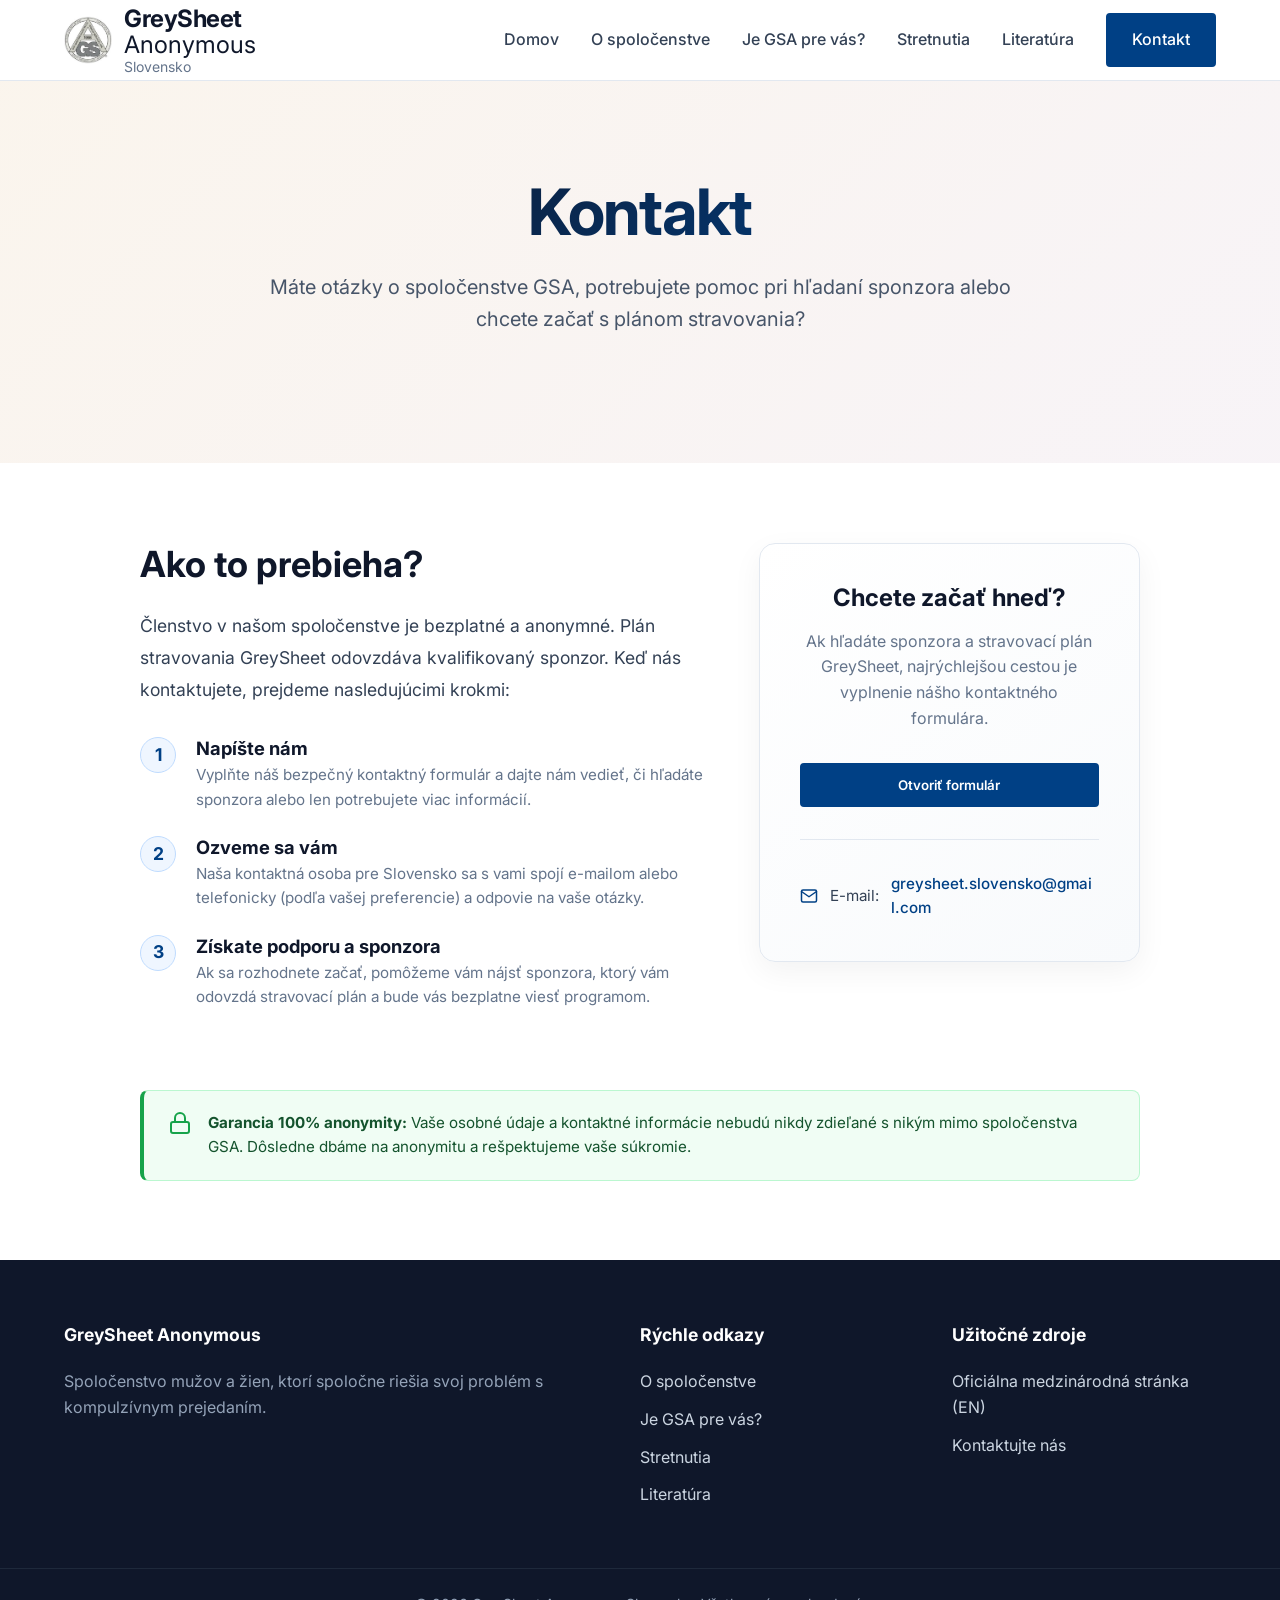
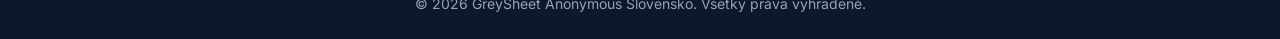
<file: kontakt.html>
<!DOCTYPE html>
<html lang="sk">

<head>
    <meta charset="UTF-8">
    <meta name="viewport" content="width=device-width, initial-scale=1.0">
    <title>Kontakt - GreySheet Anonymous Slovensko</title>
    <meta name="description"
        content="Kontaktujte spoločenstvo GreySheet Anonymous na Slovensku. Požiadajte o bezplatného sponzora a stravovací plán GreySheet diskrétne a bezpečne.">
    <meta name="keywords" content="kontakt GSA, sponzor GSA, stravovací plán GreySheet, pomoc s prejedaním, anonymná podpora Slovensko">
    <meta name="robots" content="index, follow">
    <meta property="og:title" content="Kontakt - GreySheet Anonymous Slovensko">
    <meta property="og:description" content="Kontaktujte spoločenstvo GreySheet Anonymous na Slovensku. Požiadajte o pomoc diskrétne a bezpečne.">
    <meta property="og:type" content="website">
    <meta property="og:url" content="https://greysheet.sk/kontakt.html">
    <meta property="og:image" content="https://greysheet.sk/images/GSA_Horizontal_logo.png">
    <link rel="canonical" href="https://greysheet.sk/kontakt.html">

    <!-- Google Fonts: Inter -->
    <link rel="preconnect" href="https://fonts.googleapis.com">
    <link rel="preconnect" href="https://fonts.gstatic.com" crossorigin>
    <link href="https://fonts.googleapis.com/css2?family=Inter:wght@300;400;500;600;700&display=swap" rel="stylesheet">

    <!-- Favicon -->
    <link rel="icon" type="image/png" href="images/GSA_Horizontal_logo.png">

    <link rel="stylesheet" href="style.css?v=1.0.1">
    <style>
        button, input, select, textarea {
            font-family: 'Inter', sans-serif !important;
        }

        .pt-0 {
            padding-top: 0 !important;
        }

        /* Page intro styling */
        .page-intro {
            text-align: center;
            max-width: 800px;
            margin: 0 auto;
        }
        .page-intro h2 {
            font-size: 2.5rem;
            color: #0f172a;
            margin-bottom: 1.5rem;
        }
        .page-intro p {
            font-size: 1.15rem;
            color: var(--text-main);
            line-height: 1.8;
            margin-bottom: 1.5rem;
        }

        /* Subtle divider */
        .section-divider {
            border: 0;
            height: 1px;
            background: linear-gradient(to right, transparent, var(--border-color), transparent);
            margin: 3rem auto;
            max-width: 80%;
        }

        /* Contact Page Layout */
        .contact-layout {
            display: grid;
            grid-template-columns: 1fr;
            gap: 3rem;
            max-width: 1000px;
            margin: 0 auto;
        }
        @media (min-width: 768px) {
            .contact-layout {
                grid-template-columns: 1.2fr 0.8fr;
            }
        }
        
        .contact-info-col h2 {
            font-size: 2.25rem;
            color: #0f172a;
            margin-bottom: 1.5rem;
        }
        
        .contact-info-col p {
            font-size: 1.1rem;
            line-height: 1.8;
            margin-bottom: 1.5rem;
            color: var(--text-main);
        }
        
        .contact-steps {
            list-style: none;
            padding: 0;
            margin: 2rem 0;
            display: flex;
            flex-direction: column;
            gap: 1.5rem;
        }
        
        .contact-step-item {
            display: flex;
            gap: 1.25rem;
            align-items: flex-start;
        }
        
        .step-number {
            background-color: var(--alert-bg);
            color: var(--primary-color);
            width: 36px;
            height: 36px;
            border-radius: 50%;
            display: flex;
            align-items: center;
            justify-content: center;
            font-weight: 700;
            font-size: 1.1rem;
            flex-shrink: 0;
            border: 1px solid var(--alert-border);
        }
        
        .step-text h4 {
            font-size: 1.15rem;
            color: #0f172a;
            margin-bottom: 0.25rem;
        }
        
        .step-text p {
            font-size: 0.95rem;
            line-height: 1.6;
            color: var(--text-light);
            margin-bottom: 0;
        }
        
        /* Contact CTA box */
        .contact-cta-card {
            background: linear-gradient(145deg, #ffffff 0%, #f8fafc 100%);
            border: 1px solid var(--border-color);
            border-radius: 16px;
            padding: 2.5rem;
            box-shadow: 0 10px 30px rgba(0,0,0,0.05);
            display: flex;
            flex-direction: column;
            align-items: center;
            text-align: center;
        }
        
        .contact-cta-card h3 {
            font-size: 1.5rem;
            color: #0f172a;
            margin-bottom: 1rem;
        }
        
        .contact-cta-card p {
            font-size: 1rem;
            color: var(--text-light);
            line-height: 1.6;
            margin-bottom: 2rem;
        }
        
        .direct-details {
            margin-top: 2rem;
            width: 100%;
            border-top: 1px solid var(--border-color);
            padding-top: 2rem;
            text-align: left;
        }
        
        .direct-item {
            display: flex;
            align-items: center;
            gap: 0.75rem;
            margin-bottom: 1rem;
            font-size: 0.95rem;
            color: var(--text-main);
        }
        
        .direct-item:last-child {
            margin-bottom: 0;
        }
        
        .direct-icon {
            color: var(--primary-color);
            flex-shrink: 0;
            display: flex;
            align-items: center;
        }
        
        .direct-item a {
            font-weight: 500;
        }
        
        /* Privacy Info Box */
        .confidential-box {
            background-color: #f0fdf4;
            border: 1px solid #bbf7d0;
            border-left: 4px solid #16a34a;
            color: #14532d;
            padding: 1.25rem 1.5rem;
            border-radius: 8px;
            max-width: 1000px;
            margin: 3rem auto 0 auto;
            font-size: 0.95rem;
            line-height: 1.6;
            display: flex;
            gap: 1rem;
            align-items: flex-start;
        }
        
        .confidential-icon {
            flex-shrink: 0;
            color: #16a34a;
            display: flex;
            align-items: center;
        }
    </style>
</head>

<body>

    <!-- Header & Navigation -->
    <header class="header">
        <div class="container header-container">
            <a href="index.html" class="logo">
                <img src="images/images (6).jpg" alt="GreySheet Anonymous Slovensko Logo" class="logo-img">
                <div class="logo-text">
                    <span class="logo-bold" data-cms-id="global_logo_1">GreySheet</span> <span data-cms-id="global_logo_2">Anonymous</span>
                    <span class="logo-sub" data-cms-id="global_logo_3">Slovensko</span>
                </div>
            </a>

            <!-- Mobile Menu Toggle -->
            <button class="mobile-menu-btn" aria-label="Otvoriť menu" id="menu-btn">
                <span></span>
                <span></span>
                <span></span>
            </button>

            <!-- Navigation Links -->
            <nav class="nav-links" id="nav-links">
                <a href="index.html" data-cms-id="nav_1">Domov</a>
                <a href="o-gsa.html" data-cms-id="nav_2">O spoločenstve</a>
                <a href="je-gsa-pre-vas.html" data-cms-id="nav_3">Je GSA pre vás?</a>
                <a href="stretnutia.html" data-cms-id="nav_4">Stretnutia</a>
                <a href="literatura.html" data-cms-id="nav_5">Literatúra</a>
                <a href="kontakt.html" class="btn-primary active" data-cms-id="nav_6">Kontakt</a>
            </nav>
        </div>
    </header>

    <!-- Hero Section -->
    <section class="hero" style="padding: 6rem 0;">
        <div class="hero-overlay"></div>
        <div class="container hero-content">
            <h1 data-cms-id="contact_hero_title">Kontakt</h1>
            <p data-cms-id="contact_hero_desc">Máte otázky o spoločenstve GSA, potrebujete pomoc pri hľadaní sponzora alebo chcete začať s plánom stravovania?</p>
        </div>
    </section>

    <!-- Main Content -->
    <main>
        <!-- Split Content Section -->
        <section class="section">
            <div class="container">
                <div class="contact-layout">
                    <!-- Info Column -->
                    <div class="contact-info-col animate-on-scroll">
                        <h2 data-cms-id="contact_info_title">Ako to prebieha?</h2>
                        <p data-cms-id="contact_info_desc">Členstvo v našom spoločenstve je bezplatné a anonymné. Plán stravovania GreySheet odovzdáva kvalifikovaný sponzor. Keď nás kontaktujete, prejdeme nasledujúcimi krokmi:</p>
                        
                        <ul class="contact-steps">
                            <li class="contact-step-item">
                                <div class="step-number" data-cms-id="contact_step1_num">1</div>
                                <div class="step-text">
                                    <h4 data-cms-id="contact_step1_title">Napíšte nám</h4>
                                    <p data-cms-id="contact_step1_desc">Vyplňte náš bezpečný kontaktný formulár a dajte nám vedieť, či hľadáte sponzora alebo len potrebujete viac informácií.</p>
                                </div>
                            </li>
                            <li class="contact-step-item">
                                <div class="step-number" data-cms-id="contact_step2_num">2</div>
                                <div class="step-text">
                                    <h4 data-cms-id="contact_step2_title">Ozveme sa vám</h4>
                                    <p data-cms-id="contact_step2_desc">Naša kontaktná osoba pre Slovensko sa s vami spojí e-mailom alebo telefonicky (podľa vašej preferencie) a odpovie na vaše otázky.</p>
                                </div>
                            </li>
                            <li class="contact-step-item">
                                <div class="step-number" data-cms-id="contact_step3_num">3</div>
                                <div class="step-text">
                                    <h4 data-cms-id="contact_step3_title">Získate podporu a sponzora</h4>
                                    <p data-cms-id="contact_step3_desc">Ak sa rozhodnete začať, pomôžeme vám nájsť sponzora, ktorý vám odovzdá stravovací plán a bude vás bezplatne viesť programom.</p>
                                </div>
                            </li>
                        </ul>
                    </div>

                    <!-- CTA & Card Column -->
                    <div>
                        <div class="contact-cta-card animate-on-scroll">
                            <h3 data-cms-id="contact_cta_title">Chcete začať hneď?</h3>
                            <p data-cms-id="contact_cta_desc">Ak hľadáte sponzora a stravovací plán GreySheet, najrýchlejšou cestou je vyplnenie nášho kontaktného formulára.</p>
                            <button class="btn-primary" id="open-modal-btn" style="width: 100%; text-align: center; cursor: pointer;" data-cms-id="contact_cta_btn">
                                Otvoriť formulár
                            </button>

                            <div class="direct-details">
                                <div class="direct-item">
                                    <div class="direct-icon">
                                        <svg xmlns="http://www.w3.org/2000/svg" width="18" height="18" viewBox="0 0 24 24" fill="none" stroke="currentColor" stroke-width="2" stroke-linecap="round" stroke-linejoin="round">
                                            <path d="M4 4h16c1.1 0 2 .9 2 2v12c0 1.1-.9 2-2 2H4c-1.1 0-2-.9-2-2V6c0-1.1.9-2 2-2z"></path>
                                            <polyline points="22,6 12,13 2,6"></polyline>
                                        </svg>
                                    </div>
                                    <span data-cms-id="contact_direct_email_prefix" style="white-space: nowrap;">E-mail: </span><a href="mailto:greysheet.slovensko@gmail.com" data-cms-id="contact_direct_email" style="word-break: break-all;">greysheet.slovensko@gmail.com</a>
                                </div>
                            </div>
                        </div>
                    </div>
                </div>

                <!-- Confidentiality Box -->
                <div class="confidential-box animate-on-scroll">
                    <div class="confidential-icon">
                        <svg xmlns="http://www.w3.org/2000/svg" width="24" height="24" viewBox="0 0 24 24" fill="none" stroke="currentColor" stroke-width="2" stroke-linecap="round" stroke-linejoin="round">
                            <rect x="3" y="11" width="18" height="11" rx="2" ry="2"></rect>
                            <path d="M7 11V7a5 5 0 0 1 10 0v4"></path>
                        </svg>
                    </div>
                    <div data-cms-id="contact_confidential">
                        <strong>Garancia 100% anonymity:</strong> Vaše osobné údaje a kontaktné informácie nebudú nikdy zdieľané s nikým mimo spoločenstva GSA. Dôsledne dbáme na anonymitu a rešpektujeme vaše súkromie.
                    </div>
                </div>
            </div>
        </section>
    </main>

    <!-- Contact Form Modal -->
    <div class="modal-overlay" id="contact-modal">
        <div class="modal-container">
            <button class="modal-close-btn" aria-label="Zatvoriť" id="close-modal-btn">
                <svg xmlns="http://www.w3.org/2000/svg" width="24" height="24" viewBox="0 0 24 24" fill="none" stroke="currentColor" stroke-width="2" stroke-linecap="round" stroke-linejoin="round">
                    <line x1="18" y1="6" x2="6" y2="18"></line>
                    <line x1="6" y1="6" x2="18" y2="18"></line>
                </svg>
            </button>
            
            <!-- Contact Form Content -->
            <div id="modal-form-content">
                <div class="modal-header">
                    <h2 data-cms-id="contact_modal_title">Kontaktný formulár</h2>
                    <p data-cms-id="contact_modal_desc">Napíšte nám a my sa vám ozveme čo najskôr. Všetky údaje sú diskrétne.</p>
                </div>
                
                <form id="gsa-contact-form" action="https://formsubmit.co/ajax/greysheet.slovensko@gmail.com" method="POST" class="contact-form">
                    <!-- FormSubmit Configuration -->
                    <input type="hidden" name="_subject" value="Nová správa z webu GSA Slovensko">
                    <input type="hidden" name="_template" value="table">
                    
                    <div class="form-group">
                        <label for="form-name">Vaše krstné meno *</label>
                        <input type="text" id="form-name" name="name" required class="form-control" placeholder="Napr. Ján">
                    </div>
                    
                    <div class="form-group">
                        <label for="form-contact">E-mail alebo telefón *</label>
                        <input type="text" id="form-contact" name="email_or_phone" required class="form-control" placeholder="E-mail alebo telefónne číslo">
                    </div>
                    
                    <div class="form-group">
                        <label for="form-message">Vaša správa *</label>
                        <textarea id="form-message" name="message" required class="form-control" placeholder="Napíšte nám, s čím vám môžeme pomôcť..."></textarea>
                    </div>
                    
                    <div class="form-group">
                        <label class="checkbox-group">
                            <input type="checkbox" name="request_sponsor" value="Áno">
                            <span class="checkbox-label">
                                <strong>Mám záujem o sponzora</strong>
                            </span>
                        </label>
                    </div>
                    
                    <button type="submit" class="btn-primary form-submit-btn" id="submit-btn">
                        <span>Odoslať správu</span>
                        <div class="spinner" id="submit-spinner"></div>
                    </button>
                </form>
            </div>

            <!-- Success State -->
            <div id="modal-success-content" class="form-success-container">
                <div class="success-icon-wrapper">
                    <svg xmlns="http://www.w3.org/2000/svg" width="48" height="48" viewBox="0 0 24 24" fill="none" stroke="currentColor" stroke-width="3" stroke-linecap="round" stroke-linejoin="round">
                        <polyline points="20 6 9 17 4 12"></polyline>
                    </svg>
                </div>
                <div class="success-message">
                    <h3 data-cms-id="contact_modal_success_title">Správa bola odoslaná!</h3>
                    <p data-cms-id="contact_modal_success_desc">Ďakujeme vám za dôveru. Vaša správa bola bezpečne doručená. Naša kontaktná osoba sa s vami spojí v priebehu najbližších dní.</p>
                </div>
                <button class="btn-primary" id="success-close-btn" style="width: 100%;">Zatvoriť</button>
            </div>
        </div>
    </div>

    <!-- Footer -->
    <footer class="footer">
        <div class="container footer-grid">
            <div class="footer-col">
                <h4 data-cms-id="footer_col1_title">GreySheet Anonymous</h4>
                <p data-cms-id="footer_col1_desc">Spoločenstvo mužov a žien, ktorí spoločne riešia svoj problém s kompulzívnym prejedaním.</p>
            </div>
            <div class="footer-col">
                <h4 data-cms-id="footer_col2_title">Rýchle odkazy</h4>
                <ul>
                    <li><a href="o-gsa.html" data-cms-id="footer_link1">O spoločenstve</a></li>
                    <li><a href="je-gsa-pre-vas.html" data-cms-id="footer_link2">Je GSA pre vás?</a></li>
                    <li><a href="stretnutia.html" data-cms-id="footer_link3">Stretnutia</a></li>
                    <li><a href="literatura.html" data-cms-id="footer_link4">Literatúra</a></li>
                </ul>
            </div>
            <div class="footer-col">
                <h4 data-cms-id="footer_col3_title">Užitočné zdroje</h4>
                <ul>
                    <li><a href="https://www.greysheet.org/" target="_blank" rel="noopener" data-cms-id="footer_link5">Oficiálna medzinárodná stránka (EN)</a></li>
                    <li><a href="kontakt.html" data-cms-id="footer_link6">Kontaktujte nás</a></li>
                </ul>
            </div>
        </div>
        <div class="footer-bottom">
            <div class="container">
                <p>&copy; <span id="year"></span> <span data-cms-id="footer_copyright">GreySheet Anonymous Slovensko. Všetky práva vyhradené.</span></p>
            </div>
        </div>
    </footer>

    <script src="script.js"></script>
    <script src="cms.js"></script>
    <script>
        document.addEventListener('DOMContentLoaded', () => {
            // Modal Elements
            const modal = document.getElementById('contact-modal');
            const openModalBtn = document.getElementById('open-modal-btn');
            const closeModalBtn = document.getElementById('close-modal-btn');
            const successCloseBtn = document.getElementById('success-close-btn');
            
            // Form & Success Containers
            const formContent = document.getElementById('modal-form-content');
            const successContent = document.getElementById('modal-success-content');
            const contactForm = document.getElementById('gsa-contact-form');
            const submitBtn = document.getElementById('submit-btn');
            const submitSpinner = document.getElementById('submit-spinner');
            const submitBtnText = submitBtn.querySelector('span');

            // Open Modal
            openModalBtn.addEventListener('click', () => {
                modal.classList.add('open');
                document.body.style.overflow = 'hidden'; // Disable scroll on body
            });

            // Close Modal Function
            const closeModal = () => {
                modal.classList.remove('open');
                document.body.style.overflow = ''; // Restore scroll
                
                // Reset states after animation completes
                setTimeout(() => {
                    formContent.style.display = 'block';
                    successContent.style.display = 'none';
                    contactForm.reset();
                    submitBtn.disabled = false;
                    submitSpinner.style.display = 'none';
                    submitBtnText.textContent = 'Odoslať správu';
                }, 300);
            };

            closeModalBtn.addEventListener('click', closeModal);
            successCloseBtn.addEventListener('click', closeModal);

            // Close Modal on clicking outside the container
            modal.addEventListener('click', (e) => {
                if (e.target === modal) {
                    closeModal();
                }
            });

            // Close Modal on ESC key
            document.addEventListener('keydown', (e) => {
                if (e.key === 'Escape' && modal.classList.contains('open')) {
                    closeModal();
                }
            });

            // AJAX Form Submission
            contactForm.addEventListener('submit', (e) => {
                // FormSubmit AJAX does not work from the file:// protocol due to CORS constraints.
                // We fall back to a standard redirect submission if opened locally.
                if (window.location.protocol === 'file:') {
                    contactForm.action = 'https://formsubmit.co/greysheet.slovensko@gmail.com';
                    return; // Let standard form submission handle it
                }

                e.preventDefault();

                // Disable submit button and show spinner
                submitBtn.disabled = true;
                submitSpinner.style.display = 'block';
                submitBtnText.textContent = 'Odosiela sa...';

                // Get form data
                const formData = new FormData(contactForm);
                const data = {};
                formData.forEach((value, key) => {
                    data[key] = value;
                });

                // Post via AJAX to FormSubmit
                fetch(contactForm.action, {
                    method: 'POST',
                    headers: {
                        'Content-Type': 'application/json',
                        'Accept': 'application/json'
                    },
                    body: JSON.stringify(data)
                })
                .then(response => {
                    if (response.ok) {
                        return response.json();
                    } else {
                        throw new Error('Chyba pri odosielaní formulára.');
                    }
                })
                .then(data => {
                    // Show success screen inside the modal
                    formContent.style.display = 'none';
                    successContent.style.display = 'flex';
                })
                .catch(error => {
                    console.error('Error:', error);
                    alert('Nastal problém pri odosielaní správy. Skontrolujte prosím internetové pripojenie alebo nás kontaktujte priamo na e-mail.');
                    
                    // Re-enable submit button
                    submitBtn.disabled = false;
                    submitSpinner.style.display = 'none';
                    submitBtnText.textContent = 'Odoslať správu';
                });
            });
        });
    </script>
</body>

</html>
</file>
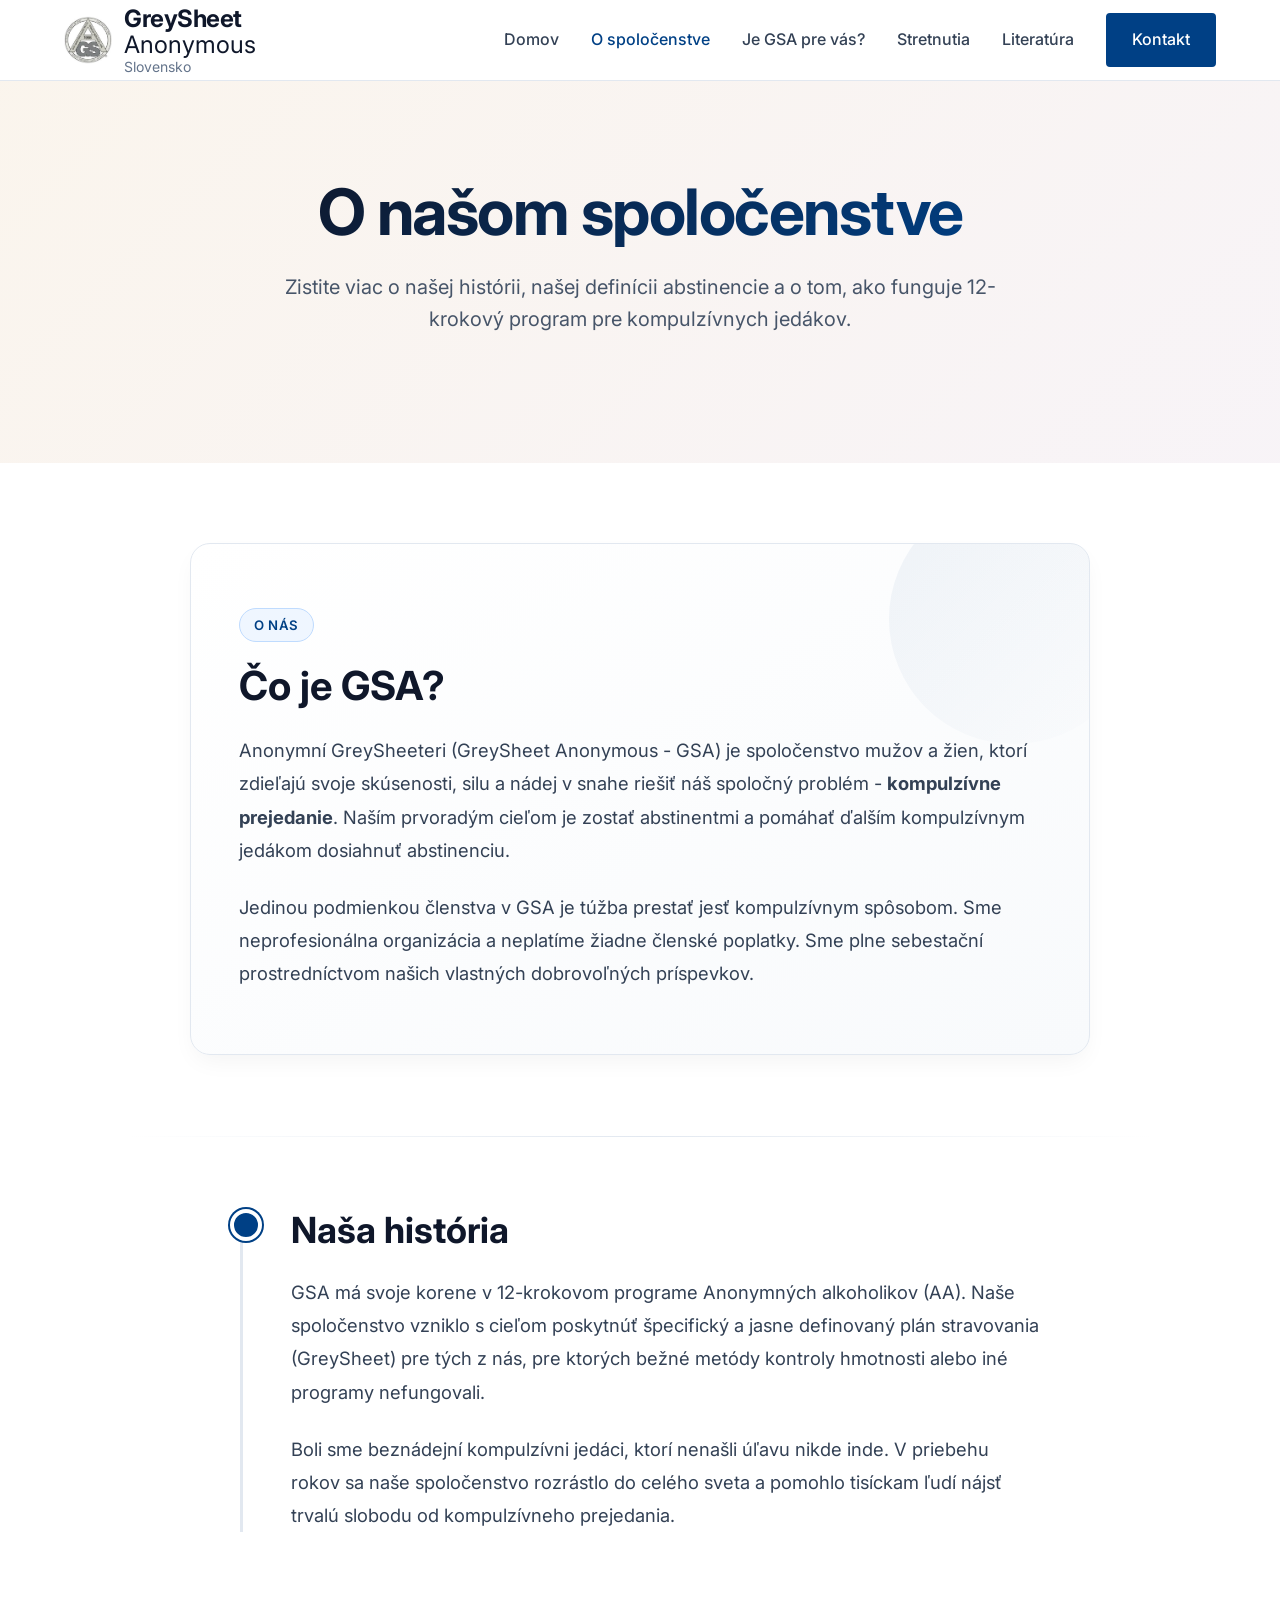
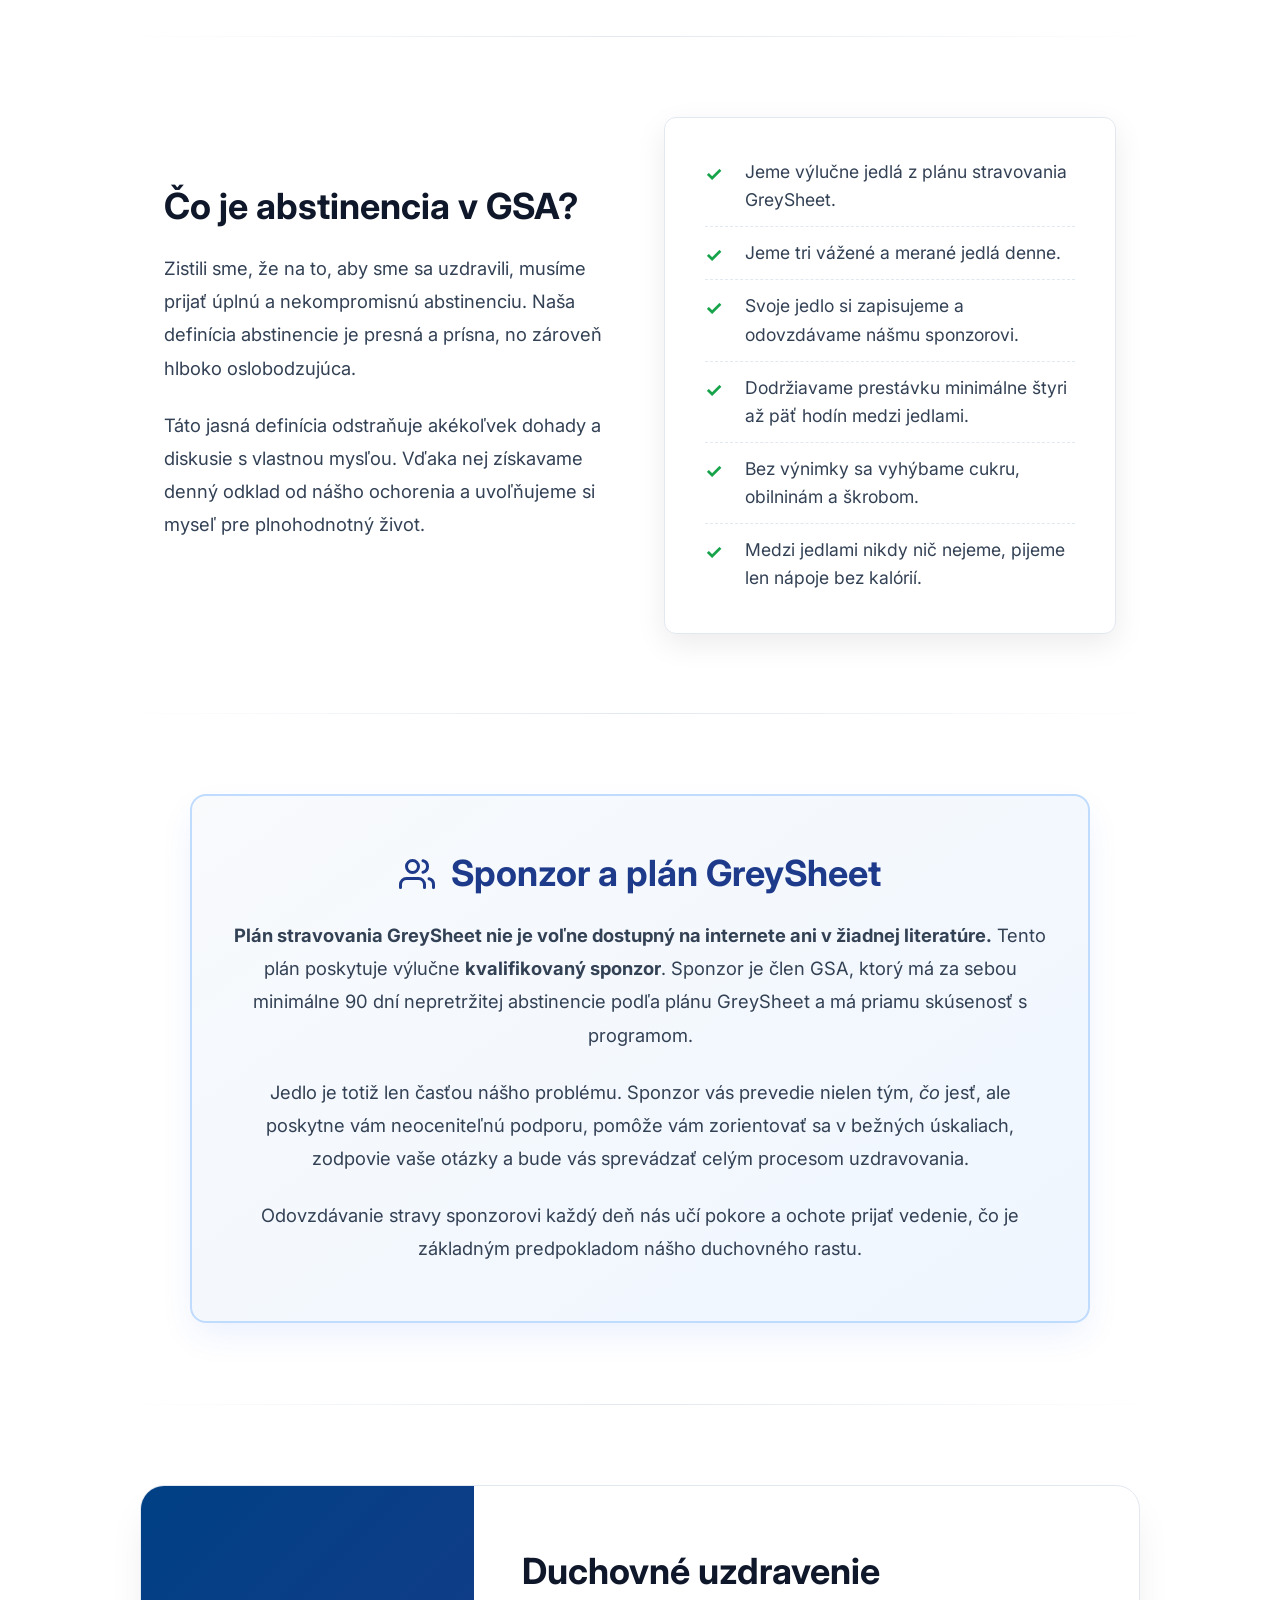
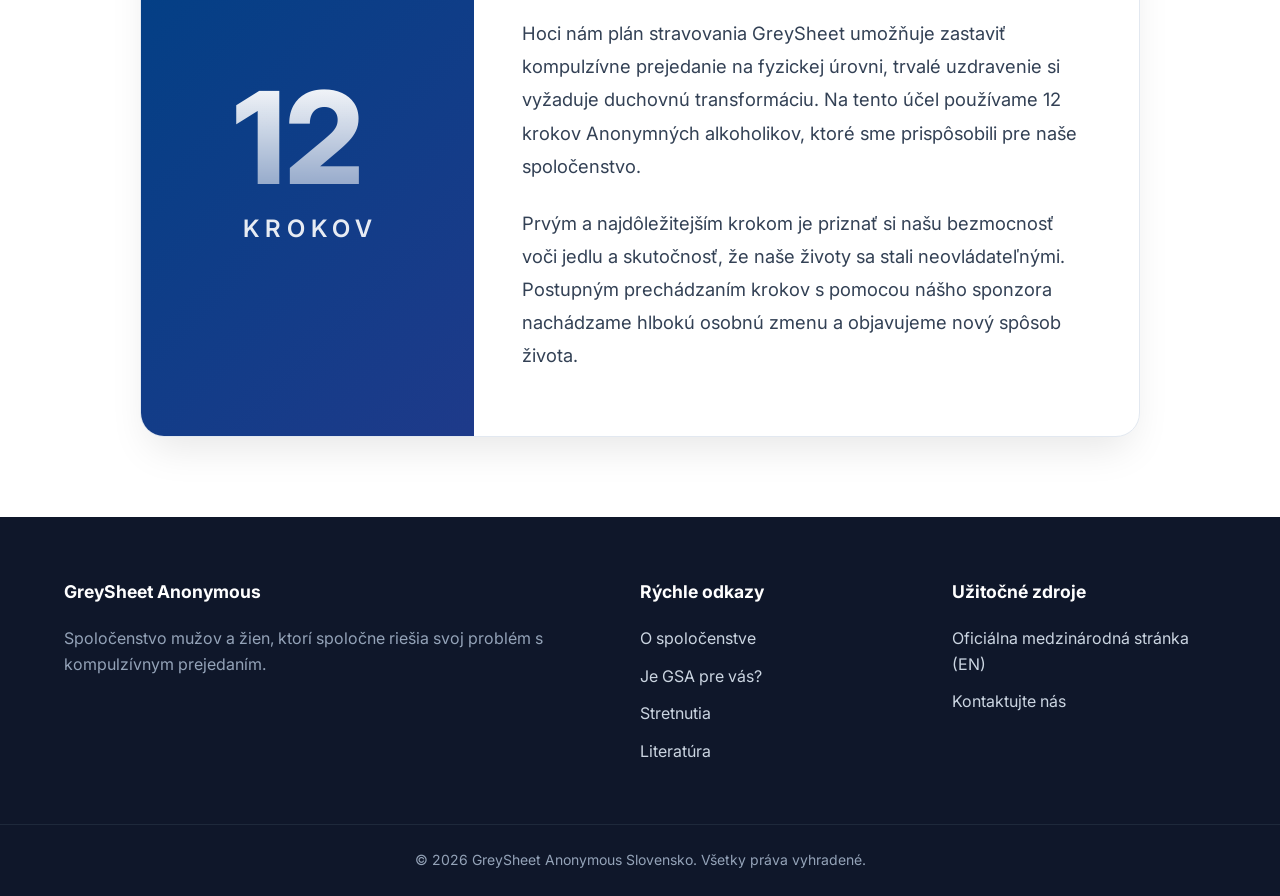
<file: o-gsa.html>
<!DOCTYPE html>
<html lang="sk"><head>
    <meta charset="UTF-8">
    <meta name="viewport" content="width=device-width, initial-scale=1.0">
    <title>O spoločenstve - GreySheet Anonymous Slovensko</title>
    <meta name="description" content="Spoznajte spoločenstvo GreySheet Anonymous. Zistite viac o našej definícii abstinencie, 12-krokovom programe a ako môžeme spoločne riešiť kompulzívne prejedanie.">
    <meta name="keywords" content="O GSA, GreySheet Anonymous Slovensko, 12 krokov, abstinencia, kompulzívne prejedanie, spoločenstvo, stravovací plán">
    <meta name="robots" content="index, follow">
    <meta property="og:title" content="O spoločenstve - GreySheet Anonymous">
    <meta property="og:description" content="Zistite viac o našej definícii abstinencie, 12-krokovom programe a riešení kompulzívneho prejedania.">
    <meta property="og:type" content="article">
    <meta property="og:url" content="https://greysheet.sk/o-gsa.html">
    <meta property="og:image" content="https://greysheet.sk/images/GSA_Horizontal_logo.png">
    <link rel="canonical" href="https://greysheet.sk/o-gsa.html">

    <!-- Google Fonts: Inter -->
    <link rel="preconnect" href="https://fonts.googleapis.com">
    <link rel="preconnect" href="https://fonts.gstatic.com" crossorigin="">
    <link href="https://fonts.googleapis.com/css2?family=Inter:wght@300;400;500;600;700&amp;display=swap" rel="stylesheet">

    <!-- Favicon -->
    <link rel="icon" type="image/png" href="images/GSA_Horizontal_logo.png">

    <link rel="stylesheet" href="style.css">
    <style>
        .pt-0 {
            padding-top: 0 !important;
        }

        /* Shared intro styling */
        .page-intro {
            text-align: center;
            max-width: 800px;
            margin: 0 auto;
        }
        .page-intro h2 {
            font-size: 2.5rem;
            color: #0f172a;
            margin-bottom: 1.5rem;
        }
        .page-intro p {
            font-size: 1.15rem;
            color: var(--text-main);
            line-height: 1.8;
            margin-bottom: 1.5rem;
        }

        /* Intro Card */
        .intro-card {
            background: linear-gradient(to bottom right, var(--white), #f8fafc);
            border-radius: 20px;
            padding: 4rem 3rem;
            box-shadow: 0 10px 25px -5px rgba(0,0,0,0.05);
            border: 1px solid var(--border-color);
            position: relative;
            overflow: hidden;
            text-align: left;
            max-width: 900px;
            margin: 0 auto;
            transition: transform 0.3s ease, box-shadow 0.3s ease;
        }
        .intro-card:hover {
            transform: translateY(-5px);
            box-shadow: 0 20px 30px -10px rgba(0,0,0,0.1);
        }
        .intro-card::before {
            content: '';
            position: absolute;
            top: -50px;
            right: -50px;
            width: 250px;
            height: 250px;
            background: linear-gradient(135deg, rgba(0, 64, 133, 0.06) 0%, rgba(0, 64, 133, 0) 100%);
            border-radius: 50%;
            z-index: 0;
        }
        .intro-card-content {
            position: relative;
            z-index: 1;
        }
        .intro-card h2 {
            font-size: 2.5rem;
            color: #0f172a;
            margin-bottom: 1.5rem;
            display: flex;
            align-items: center;
            gap: 1rem;
        }
        .intro-card p {
            font-size: 1.15rem;
            color: var(--text-main);
            line-height: 1.8;
            margin-bottom: 1.5rem;
        }
        .intro-card p:last-child {
            margin-bottom: 0;
        }
        .intro-badge {
            display: inline-block;
            background: var(--alert-bg);
            color: var(--primary-color);
            padding: 0.35rem 0.85rem;
            border-radius: 50px;
            font-size: 0.825rem;
            font-weight: 600;
            margin-bottom: 1.25rem;
            border: 1px solid var(--alert-border);
            text-transform: uppercase;
            letter-spacing: 0.05em;
        }

        /* Subtle divider */
        .section-divider {
            border: 0;
            height: 1px;
            background: linear-gradient(to right, transparent, var(--border-color), transparent);
            margin: 3rem auto;
            max-width: 80%;
        }

        /* History timeline */
        .history-timeline {
            max-width: 800px;
            margin: 0 auto;
            position: relative;
            padding-left: 3rem;
            border-left: 3px solid #e2e8f0;
        }
        .history-timeline::before {
            content: '';
            position: absolute;
            left: -13px;
            top: 0;
            width: 24px;
            height: 24px;
            background: var(--primary-color);
            border-radius: 50%;
            border: 4px solid var(--white);
            box-shadow: 0 0 0 2px var(--primary-color);
        }
        .history-timeline h2 {
            font-size: 2.25rem;
            color: #0f172a;
            margin-bottom: 1.5rem;
            margin-top: -8px; /* align with the dot */
        }
        .history-timeline p {
            font-size: 1.15rem;
            line-height: 1.8;
            color: var(--text-main);
            margin-bottom: 1.5rem;
        }

        /* Abstinence split section */
        .abstinence-section {
            display: grid;
            grid-template-columns: 1fr;
            gap: 3rem;
            margin: 0 auto;
            max-width: 1000px;
        }
        @media (min-width: 768px) {
            .abstinence-section {
                grid-template-columns: 1fr 1fr;
                align-items: center;
            }
        }
        .abstinence-text h2 {
            font-size: 2.25rem;
            color: #0f172a;
            margin-bottom: 1.5rem;
        }
        .abstinence-text p {
            font-size: 1.15rem;
            line-height: 1.8;
            margin-bottom: 1.5rem;
            color: var(--text-main);
        }
        .abstinence-list {
            background: var(--white);
            border-radius: 12px;
            padding: 2.5rem;
            box-shadow: 0 10px 30px rgba(0,0,0,0.08);
            border: 1px solid var(--border-color);
        }
        .abstinence-list ul {
            list-style: none;
            padding: 0;
            margin: 0;
        }
        .abstinence-list li {
            position: relative;
            padding-left: 2.5rem;
            padding-bottom: 0.75rem;
            margin-bottom: 0.75rem;
            font-size: 1.1rem;
            line-height: 1.6;
            color: var(--text-main);
            border-bottom: 1px dashed var(--border-color);
        }
        .abstinence-list li:last-child {
            margin-bottom: 0;
            padding-bottom: 0;
            border-bottom: none;
        }
        .abstinence-list li::before {
            content: '✓';
            position: absolute;
            left: 0;
            top: 0;
            color: #16a34a;
            font-weight: bold;
            font-size: 1.25rem;
        }

        /* Sponsor highlight card */
        .sponsor-highlight {
            background: linear-gradient(145deg, #f8fafc 0%, #eff6ff 100%);
            border: 2px solid #bfdbfe;
            border-radius: 16px;
            padding: 3.5rem 2.5rem;
            max-width: 900px;
            margin: 0 auto;
            text-align: center;
            position: relative;
            box-shadow: 0 15px 35px -5px rgba(37, 99, 235, 0.1);
        }
        .sponsor-highlight h2 {
            color: #1e3a8a;
            font-size: 2.25rem;
            margin-bottom: 1.5rem;
            display: flex;
            align-items: center;
            justify-content: center;
            gap: 1rem;
        }
        .sponsor-highlight p {
            font-size: 1.15rem;
            line-height: 1.8;
            margin-bottom: 1.5rem;
            color: #334155;
        }
        .sponsor-highlight p:last-child {
            margin-bottom: 0;
        }

        /* 12 steps split card layout */
        .steps-card {
            display: grid;
            grid-template-columns: 1fr;
            background: var(--white);
            border-radius: 24px;
            box-shadow: 0 20px 40px -10px rgba(0,0,0,0.1);
            overflow: hidden;
            margin: 0 auto;
            max-width: 1000px;
            border: 1px solid var(--border-color);
        }
        @media (min-width: 768px) {
            .steps-card {
                grid-template-columns: 1fr 2fr;
            }
        }
        .steps-visual {
            background: linear-gradient(135deg, var(--primary-color) 0%, #1e3a8a 100%);
            color: var(--white);
            display: flex;
            flex-direction: column;
            align-items: center;
            justify-content: center;
            padding: 4rem 2rem;
            position: relative;
        }
        .steps-visual .steps-number {
            font-size: 8rem;
            font-weight: 800;
            line-height: 1;
            background: linear-gradient(180deg, #ffffff 0%, rgba(255,255,255,0.5) 100%);
            -webkit-background-clip: text;
            -webkit-text-fill-color: transparent;
            /* Optically balance the visual weight of the number 1 */
            padding-right: 1rem; 
        }
        .steps-visual .steps-label {
            display: block;
            margin-top: 0.5rem;
            font-size: 1.5rem;
            letter-spacing: 6px;
            /* Compensate for the extra letter-spacing on the right */
            padding-left: 6px; 
            text-align: center;
            text-transform: uppercase;
            font-weight: 600;
            opacity: 0.9;
        }
        .steps-content {
            padding: 4rem 3rem;
            display: flex;
            flex-direction: column;
            justify-content: center;
        }
        .steps-content h2 {
            font-size: 2.25rem;
            color: #0f172a;
            margin-bottom: 1.5rem;
        }
        .steps-content p {
            font-size: 1.15rem;
            line-height: 1.8;
            color: var(--text-main);
            margin-bottom: 1.5rem;
        }
        .steps-content p:last-child {
            margin-bottom: 0;
        }
    </style>
</head>

<body>

    <!-- Header & Navigation -->
    <header class="header">
        <div class="container header-container">
            <a href="index.html" class="logo">
                <img src="images/images (6).jpg" alt="GreySheet Anonymous Slovensko Logo" class="logo-img">
                <div class="logo-text">
                    <span class="logo-bold" data-cms-id="global_logo_1">GreySheet</span> <span data-cms-id="global_logo_2">Anonymous</span>
                    <span class="logo-sub" data-cms-id="global_logo_3">Slovensko</span>
                </div>
            </a>

            <!-- Mobile Menu Toggle -->
            <button class="mobile-menu-btn" aria-label="Otvoriť menu" id="menu-btn">
                <span></span>
                <span></span>
                <span></span>
            </button>

            <!-- Navigation Links -->
            <nav class="nav-links" id="nav-links">
                <a href="index.html" data-cms-id="nav_1">Domov</a>
                <a href="o-gsa.html" class="active" data-cms-id="nav_2">O spoločenstve</a>
                <a href="je-gsa-pre-vas.html" data-cms-id="nav_3">Je GSA pre vás?</a>
                <a href="stretnutia.html" data-cms-id="nav_4">Stretnutia</a>
                <a href="literatura.html" data-cms-id="nav_5">Literatúra</a>
                <a href="kontakt.html" class="btn-primary" data-cms-id="nav_6">Kontakt</a>
            </nav>
        </div>
    </header>

    <!-- Hero Section -->
    <section class="hero" style="padding: 6rem 0;">
        <div class="hero-overlay"></div>
        <div class="container hero-content">
            <h1 data-cms-id="about_hero_title">O našom spoločenstve</h1>
            <p data-cms-id="about_hero_desc">Zistite viac o našej histórii, našej definícii abstinencie a o tom, ako funguje 12-krokový program pre kompulzívnych jedákov.</p>
        </div>
    </section>

    <!-- Main Content -->
    <main>
        <!-- Intro Section: Čo je GSA -->
        <section class="section" style="padding-bottom: 2rem;">
            <div class="container">
                <div class="intro-card animate-on-scroll">
                    <div class="intro-card-content">
                        <span class="intro-badge" data-cms-id="about_intro_badge">O nás</span>
                        <h2 data-cms-id="about_intro_title">Čo je GSA?</h2>
                        <p data-cms-id="about_intro_p1">Anonymní GreySheeteri (GreySheet Anonymous - GSA) je spoločenstvo mužov a žien, ktorí zdieľajú svoje skúsenosti, silu a nádej v snahe riešiť náš spoločný problém - <strong>kompulzívne prejedanie</strong>. Naším prvoradým cieľom je zostať abstinentmi a pomáhať ďalším kompulzívnym jedákom dosiahnuť abstinenciu.</p>
                        <p data-cms-id="about_intro_p2">Jedinou podmienkou členstva v GSA je túžba prestať jesť kompulzívnym spôsobom. Sme neprofesionálna organizácia a neplatíme žiadne členské poplatky. Sme plne sebestační prostredníctvom našich vlastných dobrovoľných príspevkov.</p>
                    </div>
                </div>
            </div>
        </section>
        
        <hr class="section-divider">

        <!-- History Timeline -->
        <section class="section" style="padding-top: 2rem; padding-bottom: 2rem;">
            <div class="container">
                <div class="history-timeline animate-on-scroll">
                    <h2 data-cms-id="about_history_title">Naša história</h2>
                    <p data-cms-id="about_history_p1">GSA má svoje korene v 12-krokovom programe Anonymných alkoholikov (AA). Naše spoločenstvo vzniklo s cieľom poskytnúť špecifický a jasne definovaný plán stravovania (GreySheet) pre tých z nás, pre ktorých bežné metódy kontroly hmotnosti alebo iné programy nefungovali.</p>
                    <p data-cms-id="about_history_p2">Boli sme beznádejní kompulzívni jedáci, ktorí nenašli úľavu nikde inde. V priebehu rokov sa naše spoločenstvo rozrástlo do celého sveta a pomohlo tisíckam ľudí nájsť trvalú slobodu od kompulzívneho prejedania.</p>
                </div>
            </div>
        </section>
        
        <hr class="section-divider">

        <!-- Abstinence Split Section -->
        <section class="section" style="padding-top: 2rem; padding-bottom: 2rem;">
            <div class="container abstinence-section">
                <div class="abstinence-text animate-on-scroll">
                    <h2 data-cms-id="about_abstinence_title">Čo je abstinencia v GSA?</h2>
                    <p data-cms-id="about_abstinence_p1">Zistili sme, že na to, aby sme sa uzdravili, musíme prijať úplnú a nekompromisnú abstinenciu. Naša definícia abstinencie je presná a prísna, no zároveň hlboko oslobodzujúca.</p>
                    <p data-cms-id="about_abstinence_p2">Táto jasná definícia odstraňuje akékoľvek dohady a diskusie s vlastnou mysľou. Vďaka nej získavame denný odklad od nášho ochorenia a uvoľňujeme si myseľ pre plnohodnotný život.</p>
                </div>
                <div class="abstinence-list animate-on-scroll transition-delay-100">
                    <ul>
                        <li data-cms-id="about_list_1">Jeme výlučne jedlá z plánu stravovania GreySheet.</li>
                        <li data-cms-id="about_list_2">Jeme tri vážené a merané jedlá denne.</li>
                        <li data-cms-id="about_list_3">Svoje jedlo si zapisujeme a odovzdávame nášmu sponzorovi.</li>
                        <li data-cms-id="about_list_4">Dodržiavame prestávku minimálne štyri až päť hodín medzi jedlami.</li>
                        <li data-cms-id="about_list_5">Bez výnimky sa vyhýbame cukru, obilninám a škrobom.</li>
                        <li data-cms-id="about_list_6">Medzi jedlami nikdy nič nejeme, pijeme len nápoje bez kalórií.</li>
                    </ul>
                </div>
            </div>
        </section>

        <hr class="section-divider">

        <!-- Sponsor Highlight -->
        <section class="section" style="padding-top: 2rem; padding-bottom: 2rem;">
            <div class="container">
                <div class="sponsor-highlight animate-on-scroll">
                    <h2 data-cms-id="about_sponsor_title">
                        <svg xmlns="http://www.w3.org/2000/svg" width="36" height="36" viewBox="0 0 24 24" fill="none" stroke="currentColor" stroke-width="2" stroke-linecap="round" stroke-linejoin="round"><path d="M17 21v-2a4 4 0 0 0-4-4H5a4 4 0 0 0-4 4v2"></path><circle cx="9" cy="7" r="4"></circle><path d="M23 21v-2a4 4 0 0 0-3-3.87"></path><path d="M16 3.13a4 4 0 0 1 0 7.75"></path></svg>
                        Sponzor a plán GreySheet
                    </h2>
                    <p data-cms-id="about_sponsor_p1"><strong>Plán stravovania GreySheet nie je voľne dostupný na internete ani v žiadnej literatúre.</strong> Tento plán poskytuje výlučne <strong>kvalifikovaný sponzor</strong>. Sponzor je člen GSA, ktorý má za sebou minimálne 90 dní nepretržitej abstinencie podľa plánu GreySheet a má priamu skúsenosť s programom.</p>
                    <p data-cms-id="about_sponsor_p2">Jedlo je totiž len časťou nášho problému. Sponzor vás prevedie nielen tým, <em>čo</em> jesť, ale poskytne vám neoceniteľnú podporu, pomôže vám zorientovať sa v bežných úskaliach, zodpovie vaše otázky a bude vás sprevádzať celým procesom uzdravovania.</p>
                    <p data-cms-id="about_sponsor_p3">Odovzdávanie stravy sponzorovi každý deň nás učí pokore a ochote prijať vedenie, čo je základným predpokladom nášho duchovného rastu.</p>
                </div>
            </div>
        </section>

        <hr class="section-divider">

        <!-- 12 Steps Card -->
        <section class="section" style="padding-top: 2rem;">
            <div class="container">
                <div class="steps-card animate-on-scroll">
                    <div class="steps-visual">
                        <span class="steps-number" data-cms-id="about_steps_num">12</span>
                        <span class="steps-label" data-cms-id="about_steps_label">Krokov</span>
                    </div>
                    <div class="steps-content">
                        <h2 data-cms-id="about_steps_title">Duchovné uzdravenie</h2>
                        <p data-cms-id="about_steps_p1">Hoci nám plán stravovania GreySheet umožňuje zastaviť kompulzívne prejedanie na fyzickej úrovni, trvalé uzdravenie si vyžaduje duchovnú transformáciu. Na tento účel používame 12 krokov Anonymných alkoholikov, ktoré sme prispôsobili pre naše spoločenstvo.</p>
                        <p data-cms-id="about_steps_p2">Prvým a najdôležitejším krokom je priznať si našu bezmocnosť voči jedlu a skutočnosť, že naše životy sa stali neovládateľnými. Postupným prechádzaním krokov s pomocou nášho sponzora nachádzame hlbokú osobnú zmenu a objavujeme nový spôsob života.</p>
                    </div>
                </div>
            </div>
        </section>
    </main>

    <!-- Footer -->
    <footer class="footer">
        <div class="container footer-grid">
            <div class="footer-col">
                <h4 data-cms-id="footer_col1_title">GreySheet Anonymous</h4>
                <p data-cms-id="footer_col1_desc">Spoločenstvo mužov a žien, ktorí spoločne riešia svoj problém s kompulzívnym prejedaním.</p>
            </div>
            <div class="footer-col">
                <h4 data-cms-id="footer_col2_title">Rýchle odkazy</h4>
                <ul>
                    <li><a href="o-gsa.html" data-cms-id="footer_link1">O spoločenstve</a></li>
                    <li><a href="je-gsa-pre-vas.html" data-cms-id="footer_link2">Je GSA pre vás?</a></li>
                    <li><a href="stretnutia.html" data-cms-id="footer_link3">Stretnutia</a></li>
                    <li><a href="literatura.html" data-cms-id="footer_link4">Literatúra</a></li>
                </ul>
            </div>
            <div class="footer-col">
                <h4 data-cms-id="footer_col3_title">Užitočné zdroje</h4>
                <ul>
                    <li><a href="https://www.greysheet.org/" target="_blank" rel="noopener" data-cms-id="footer_link5">Oficiálna medzinárodná stránka (EN)</a></li>
                    <li><a href="kontakt.html" data-cms-id="footer_link6">Kontaktujte nás</a></li>
                </ul>
            </div>
        </div>
        <div class="footer-bottom">
            <div class="container">
                <p>© <span id="year"></span> <span data-cms-id="footer_copyright">GreySheet Anonymous Slovensko. Všetky práva vyhradené.</span></p>
            </div>
        </div>
    </footer>

    <script src="script.js"></script>
    <script src="cms.js"></script>



</body></html>
</file>
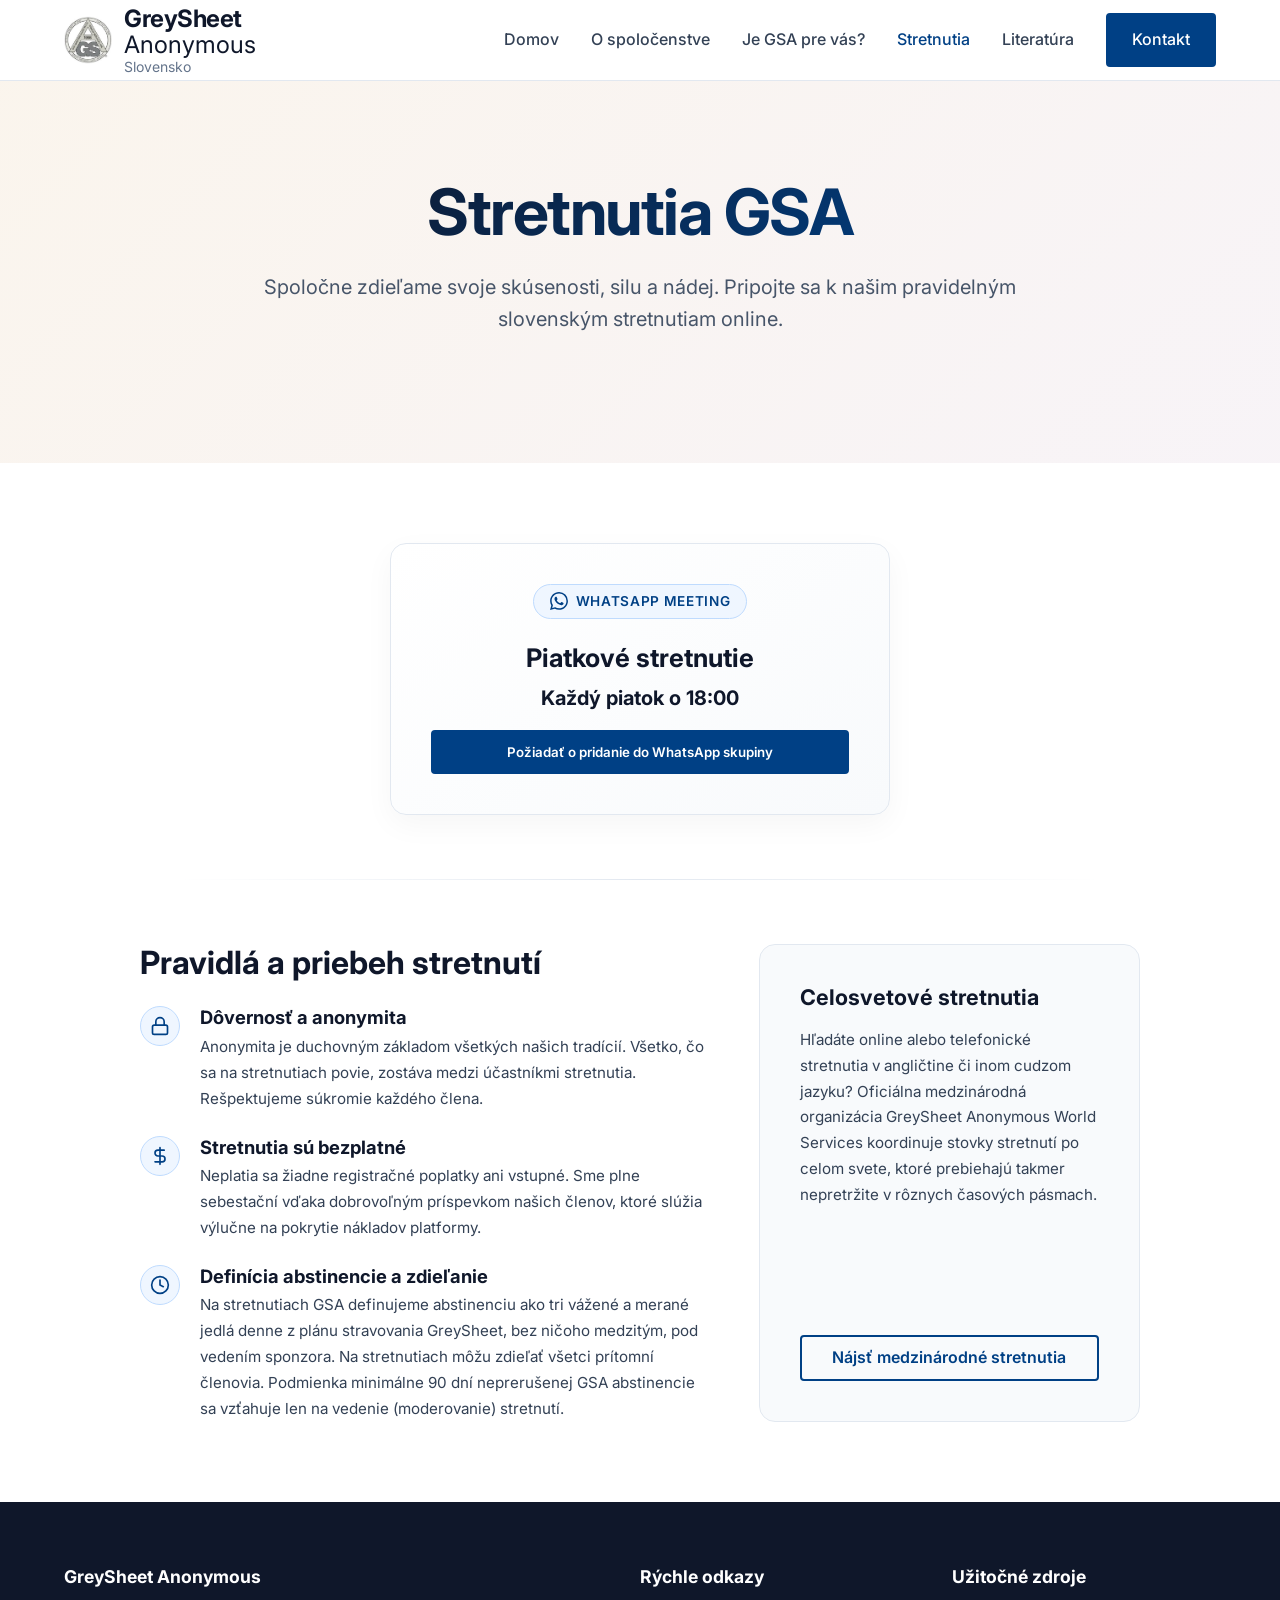
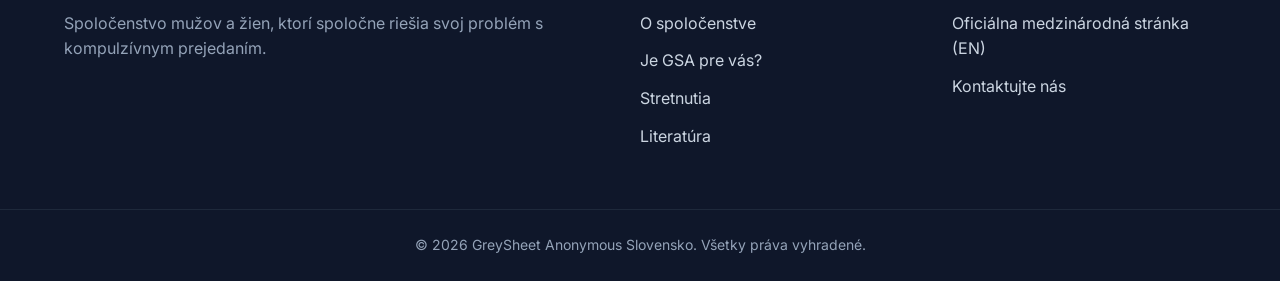
<file: stretnutia.html>
<!DOCTYPE html>
<html lang="sk">

<head>
    <meta charset="UTF-8">
    <meta name="viewport" content="width=device-width, initial-scale=1.0">
    <title>Stretnutia - GreySheet Anonymous Slovensko</title>
    <meta name="description"
        content="Nájdite online stretnutia GreySheet Anonymous na Slovensku. Stretávame sa každý piatok cez WhatsApp. Požiadajte o prístupové údaje.">
    <meta name="keywords" content="stretnutia GSA, online stretnutia, podpora prejedanie, WhatsApp stretnutia, komunita GSA Slovensko">
    <meta name="robots" content="index, follow">
    <meta property="og:title" content="Stretnutia - GreySheet Anonymous Slovensko">
    <meta property="og:description" content="Nájdite online stretnutia GreySheet Anonymous na Slovensku. Stretávame sa každý piatok.">
    <meta property="og:type" content="website">
    <meta property="og:url" content="https://greysheet.sk/stretnutia.html">
    <meta property="og:image" content="https://greysheet.sk/images/GSA_Horizontal_logo.png">
    <link rel="canonical" href="https://greysheet.sk/stretnutia.html">

    <!-- Google Fonts: Inter -->
    <link rel="preconnect" href="https://fonts.googleapis.com">
    <link rel="preconnect" href="https://fonts.gstatic.com" crossorigin>
    <link href="https://fonts.googleapis.com/css2?family=Inter:wght@300;400;500;600;700&display=swap" rel="stylesheet">

    <!-- Favicon -->
    <link rel="icon" type="image/png" href="images/GSA_Horizontal_logo.png">

    <link rel="stylesheet" href="style.css">
    <style>
        .pt-0 {
            padding-top: 0 !important;
        }

        /* Page intro styling */
        .page-intro {
            text-align: center;
            max-width: 800px;
            margin: 0 auto 3rem auto;
        }

        .page-intro h2 {
            font-size: 2.5rem;
            color: #0f172a;
            margin-bottom: 1.25rem;
        }

        .page-intro p {
            font-size: 1.15rem;
            color: var(--text-main);
            line-height: 1.8;
            margin-bottom: 0;
        }

        /* Meetings Layout */
        .meetings-layout {
            display: grid;
            grid-template-columns: 1fr;
            gap: 2.5rem;
            max-width: 500px;
            margin: 0 auto;
        }

        .meeting-card {
            background: linear-gradient(145deg, #ffffff 0%, #f8fafc 100%);
            border: 1px solid var(--border-color);
            border-radius: 16px;
            padding: 2.5rem;
            box-shadow: 0 10px 30px rgba(0, 0, 0, 0.04);
            display: flex;
            flex-direction: column;
            align-items: center;
            text-align: center;
            position: relative;
            transition: transform 0.2s ease, box-shadow 0.2s ease;
        }

        .meeting-card:hover {
            transform: translateY(-4px);
            box-shadow: 0 15px 35px rgba(0, 0, 0, 0.08);
        }

        .meeting-platform {
            display: flex;
            align-items: center;
            justify-content: center;
            gap: 0.5rem;
            background-color: var(--alert-bg);
            border: 1px solid var(--alert-border);
            padding: 0.35rem 1rem;
            border-radius: 50px;
            font-size: 0.85rem;
            font-weight: 600;
            color: var(--primary-color);
            margin-bottom: 1.5rem;
            text-transform: uppercase;
            letter-spacing: 0.05em;
        }

        .platform-icon {
            display: flex;
            align-items: center;
            justify-content: center;
            color: var(--primary-color);
        }

        .meeting-card h3 {
            font-size: 1.6rem;
            color: #0f172a;
            margin-bottom: 0.5rem;
        }

        .meeting-time {
            font-size: 1.25rem;
            font-weight: 700;
            color: #0f172a;
            margin-bottom: 1rem;
        }

        .meeting-recurrence {
            font-size: 0.95rem;
            color: var(--text-light);
            line-height: 1.6;
            margin-bottom: 2rem;
            flex-grow: 1;
        }

        .meeting-btn {
            width: 100%;
            text-align: center;
            cursor: pointer;
            font-weight: 600;
        }

        /* Guidelines & Details Layout */
        .info-layout {
            display: grid;
            grid-template-columns: 1fr;
            gap: 3rem;
            max-width: 1000px;
            margin: 0 auto;
        }

        @media (min-width: 768px) {
            .info-layout {
                grid-template-columns: 1.2fr 0.8fr;
            }
        }

        .guidelines-col h2 {
            font-size: 2rem;
            color: #0f172a;
            margin-bottom: 1.5rem;
        }

        .guidelines-list {
            list-style: none;
            padding: 0;
            margin: 0;
            display: flex;
            flex-direction: column;
            gap: 1.5rem;
        }

        .guideline-item {
            display: flex;
            gap: 1.25rem;
            align-items: flex-start;
        }

        .guideline-icon-wrapper {
            background-color: var(--alert-bg);
            color: var(--primary-color);
            width: 40px;
            height: 40px;
            border-radius: 50%;
            display: flex;
            align-items: center;
            justify-content: center;
            flex-shrink: 0;
            border: 1px solid var(--alert-border);
        }

        .guideline-text h4 {
            font-size: 1.15rem;
            color: #0f172a;
            margin-bottom: 0.35rem;
        }

        .guideline-text p {
            font-size: 0.95rem;
            line-height: 1.7;
            color: var(--text-main);
            margin-bottom: 0;
        }

        /* International card */
        .intl-card {
            background-color: #f8fafc;
            border: 1px solid var(--border-color);
            border-radius: 16px;
            padding: 2.5rem;
            display: flex;
            flex-direction: column;
            height: 100%;
        }

        .intl-card h3 {
            font-size: 1.35rem;
            color: #0f172a;
            margin-bottom: 1rem;
        }

        .intl-card p {
            font-size: 0.95rem;
            line-height: 1.7;
            color: var(--text-main);
            margin-bottom: 2rem;
            flex-grow: 1;
        }

        .intl-btn {
            width: 100%;
            text-align: center;
        }

        /* Subtle divider */
        .section-divider {
            border: 0;
            height: 1px;
            background: linear-gradient(to right, transparent, var(--border-color), transparent);
            margin: 4rem auto;
            max-width: 80%;
        }
    </style>
</head>

<body>

    <!-- Header & Navigation -->
    <header class="header">
        <div class="container header-container">
            <a href="index.html" class="logo">
                <img src="images/images (6).jpg" alt="GreySheet Anonymous Slovensko Logo" class="logo-img">
                <div class="logo-text">
                    <span class="logo-bold" data-cms-id="global_logo_1">GreySheet</span> <span
                        data-cms-id="global_logo_2">Anonymous</span>
                    <span class="logo-sub" data-cms-id="global_logo_3">Slovensko</span>
                </div>
            </a>

            <!-- Mobile Menu Toggle -->
            <button class="mobile-menu-btn" aria-label="Otvoriť menu" id="menu-btn">
                <span></span>
                <span></span>
                <span></span>
            </button>

            <!-- Navigation Links -->
            <nav class="nav-links" id="nav-links">
                <a href="index.html" data-cms-id="nav_1">Domov</a>
                <a href="o-gsa.html" data-cms-id="nav_2">O spoločenstve</a>
                <a href="je-gsa-pre-vas.html" data-cms-id="nav_3">Je GSA pre vás?</a>
                <a href="stretnutia.html" class="active" data-cms-id="nav_4">Stretnutia</a>
                <a href="literatura.html" data-cms-id="nav_5">Literatúra</a>
                <a href="kontakt.html" class="btn-primary" data-cms-id="nav_6">Kontakt</a>
            </nav>
        </div>
    </header>

    <!-- Hero Section -->
    <section class="hero" style="padding: 6rem 0;">
        <div class="hero-overlay"></div>
        <div class="container hero-content">
            <h1 data-cms-id="meetings_hero_title">Stretnutia GSA</h1>
            <p data-cms-id="meetings_hero_desc">Spoločne zdieľame svoje skúsenosti, silu a nádej. Pripojte sa k našim
                pravidelným slovenským stretnutiam online.</p>
        </div>
    </section>

    <!-- Main Content -->
    <main>
        <!-- Meetings Section -->
        <section class="section">
            <div class="container">

                <div class="meetings-layout">
                    <!-- WhatsApp Card -->
                    <div class="meeting-card animate-on-scroll">
                        <div class="meeting-platform">
                            <span class="platform-icon">
                                <svg xmlns="http://www.w3.org/2000/svg" width="18" height="18" viewBox="0 0 24 24" fill="currentColor">
                                  <path d="M17.472 14.382c-.297-.149-1.758-.867-2.03-.967-.273-.099-.471-.148-.67.15-.197.297-.767.966-.94 1.164-.173.199-.347.223-.644.075-.297-.15-1.255-.463-2.39-1.475-.883-.788-1.48-1.761-1.653-2.059-.173-.297-.018-.458.13-.606.134-.133.298-.347.446-.52.149-.174.198-.298.298-.497.099-.198.05-.371-.025-.52-.075-.149-.669-1.612-.916-2.207-.242-.579-.487-.5-.669-.51a12.8 12.8 0 0 0-.57-.01c-.198 0-.52.074-.792.372-.272.297-1.04 1.016-1.04 2.479 0 1.462 1.065 2.875 1.213 3.074.149.198 2.096 3.2 5.077 4.487.709.306 1.262.489 1.694.625.712.227 1.36.195 1.871.118.571-.085 1.758-.719 2.006-1.413.248-.694.248-1.289.173-1.413-.074-.124-.272-.198-.57-.347m-5.421 7.403h-.004a9.87 9.87 0 0 1-5.031-1.378l-.361-.214-3.741.982.998-3.648-.235-.374a9.86 9.86 0 0 1-1.51-5.26c.001-5.45 4.436-9.884 9.888-9.884 2.64 0 5.122 1.03 6.988 2.898a9.825 9.825 0 0 1 2.893 6.994c-.003 5.45-4.437 9.884-9.885 9.884m8.413-18.297A11.815 11.815 0 0 0 12.05 0C5.495 0 .16 5.335.157 11.892c0 2.096.547 4.142 1.588 5.945L.057 24l6.305-1.654a11.882 11.882 0 0 0 5.683 1.448h.005c6.554 0 11.89-5.335 11.893-11.893a11.821 11.821 0 0 0-3.48-8.413Z"/>
                                </svg>
                            </span>
                            WhatsApp Meeting
                        </div>
                        <h3 data-cms-id="meetings_card1_title">Piatkové stretnutie</h3>
                        <div class="meeting-time" data-cms-id="meetings_card1_time">Každý piatok o 18:00</div>
                        <button class="btn-primary meeting-btn open-modal-btn"
                            data-meeting="Piatkové stretnutie (WhatsApp)" data-cms-id="meetings_card1_btn">
                            Požiadať o pridanie do WhatsApp skupiny
                        </button>
                    </div>
                </div>

                <hr class="section-divider">

                <!-- Info & Guidelines Grid -->
                <div class="info-layout">
                    <!-- Guidelines Column -->
                    <div class="guidelines-col animate-on-scroll">
                        <h2 data-cms-id="meetings_rules_title">Pravidlá a priebeh stretnutí</h2>
                        <ul class="guidelines-list">
                            <li class="guideline-item">
                                <div class="guideline-icon-wrapper">
                                    <svg xmlns="http://www.w3.org/2000/svg" width="20" height="20" viewBox="0 0 24 24"
                                        fill="none" stroke="currentColor" stroke-width="2" stroke-linecap="round"
                                        stroke-linejoin="round">
                                        <rect x="3" y="11" width="18" height="11" rx="2" ry="2"></rect>
                                        <path d="M7 11V7a5 5 0 0 1 10 0v4"></path>
                                    </svg>
                                </div>
                                <div class="guideline-text">
                                    <h4 data-cms-id="meetings_rules_1_title">Dôvernosť a anonymita</h4>
                                    <p data-cms-id="meetings_rules_1_desc">Anonymita je duchovným základom všetkých
                                        našich tradícií. Všetko, čo sa na stretnutiach povie, zostáva medzi účastníkmi
                                        stretnutia. Rešpektujeme súkromie každého člena.</p>
                                </div>
                            </li>
                            <li class="guideline-item">
                                <div class="guideline-icon-wrapper">
                                    <svg xmlns="http://www.w3.org/2000/svg" width="20" height="20" viewBox="0 0 24 24"
                                        fill="none" stroke="currentColor" stroke-width="2" stroke-linecap="round"
                                        stroke-linejoin="round">
                                        <path d="M12 2v20M17 5H9.5a3.5 3.5 0 0 0 0 7h5a3.5 3.5 0 0 1 0 7H6"></path>
                                    </svg>
                                </div>
                                <div class="guideline-text">
                                    <h4 data-cms-id="meetings_rules_2_title">Stretnutia sú bezplatné</h4>
                                    <p data-cms-id="meetings_rules_2_desc">Neplatia sa žiadne registračné poplatky ani
                                        vstupné. Sme plne sebestační vďaka dobrovoľným príspevkom našich členov, ktoré
                                        slúžia výlučne na pokrytie nákladov platformy.</p>
                                </div>
                            </li>
                            <li class="guideline-item">
                                <div class="guideline-icon-wrapper">
                                    <svg xmlns="http://www.w3.org/2000/svg" width="20" height="20" viewBox="0 0 24 24"
                                        fill="none" stroke="currentColor" stroke-width="2" stroke-linecap="round"
                                        stroke-linejoin="round">
                                        <path
                                            d="M12 22c5.523 0 10-4.477 10-10S17.523 2 12 2 2 6.477 2 12s4.477 10 10 10z">
                                        </path>
                                        <path d="M12 6v6l4 2"></path>
                                    </svg>
                                </div>
                                <div class="guideline-text">
                                    <h4 data-cms-id="meetings_rules_3_title">Definícia abstinencie a zdieľanie</h4>
                                    <p data-cms-id="meetings_rules_3_desc">Na stretnutiach GSA definujeme abstinenciu
                                        ako tri vážené a merané jedlá denne z plánu stravovania GreySheet, bez ničoho
                                        medzitým, pod vedením sponzora. Na stretnutiach môžu zdieľať všetci prítomní
                                        členovia. Podmienka minimálne 90 dní neprerušenej GSA abstinencie sa vzťahuje
                                        len na vedenie (moderovanie) stretnutí.</p>
                                </div>
                            </li>
                        </ul>
                    </div>

                    <!-- International Meetings Card -->
                    <div>
                        <div class="intl-card animate-on-scroll">
                            <h3 data-cms-id="meetings_intl_title">Celosvetové stretnutia</h3>
                            <p data-cms-id="meetings_intl_desc">Hľadáte online alebo telefonické stretnutia v angličtine
                                či inom cudzom jazyku? Oficiálna medzinárodná organizácia GreySheet Anonymous World
                                Services koordinuje stovky stretnutí po celom svete, ktoré prebiehajú takmer nepretržite
                                v rôznych časových pásmach.</p>
                            <a href="https://www.greysheet.org/meetings" target="_blank" rel="noopener"
                                class="btn-outline intl-btn" data-cms-id="meetings_intl_btn">
                                Nájsť medzinárodné stretnutia
                            </a>
                        </div>
                    </div>
                </div>
            </div>
        </section>
    </main>

    <!-- Request Modal -->
    <div class="modal-overlay" id="contact-modal">
        <div class="modal-container">
            <button class="modal-close-btn" aria-label="Zatvoriť" id="close-modal-btn">
                <svg xmlns="http://www.w3.org/2000/svg" width="24" height="24" viewBox="0 0 24 24" fill="none"
                    stroke="currentColor" stroke-width="2" stroke-linecap="round" stroke-linejoin="round">
                    <line x1="18" y1="6" x2="6" y2="18"></line>
                    <line x1="6" y1="6" x2="18" y2="18"></line>
                </svg>
            </button>

            <!-- Form Content -->
            <div id="modal-form-content">
                <div class="modal-header">
                    <h2 data-cms-id="meetings_modal_title">Pridať do skupiny WhatsApp</h2>
                    <p data-cms-id="meetings_modal_desc">Pošlite nám vaše telefónne číslo a my vás pridáme do našej WhatsApp skupiny. Každý piatok o 18:00 bude míting prebiehať formou skupinového hovoru.</p>
                </div>

                <form id="gsa-meeting-form" action="https://formsubmit.co/ajax/greysheet.slovensko@gmail.com" method="POST"
                    class="contact-form">
                    <input type="hidden" name="_subject" value="Žiadosť o prístup na GSA stretnutie (Slovensko)">
                    <input type="hidden" name="_template" value="table">

                    <div class="form-group">
                        <label for="form-name">Vaše krstné meno *</label>
                        <input type="text" id="form-name" name="name" required class="form-control"
                            placeholder="Napr. Janka">
                    </div>

                    <div class="form-group">
                        <label for="form-contact">Telefónne číslo *</label>
                        <input type="tel" id="form-contact" name="phone" required class="form-control"
                            placeholder="Napr. +421 9XX XXX XXX">
                    </div>

                    <input type="hidden" id="form-meeting-select" name="requested_meeting"
                        value="Piatkové stretnutie (WhatsApp)">

                    <div class="form-group">
                        <label for="form-message">Vaša správa (voliteľné)</label>
                        <textarea id="form-message" name="message" class="form-control"
                            placeholder="Môžete pridať doplňujúce otázky..."></textarea>
                    </div>

                    <button type="submit" class="btn-primary form-submit-btn" id="submit-btn">
                        <span>Požiadať o pridanie</span>
                        <div class="spinner" id="submit-spinner"></div>
                    </button>
                </form>
            </div>

            <!-- Success State -->
            <div id="modal-success-content" class="form-success-container">
                <div class="success-icon-wrapper">
                    <svg xmlns="http://www.w3.org/2000/svg" width="48" height="48" viewBox="0 0 24 24" fill="none"
                        stroke="currentColor" stroke-width="3" stroke-linecap="round" stroke-linejoin="round">
                        <polyline points="20 6 9 17 4 12"></polyline>
                    </svg>
                </div>
                <div class="success-message">
                    <h3 data-cms-id="meetings_modal_success_title">Žiadosť bola odoslaná!</h3>
                    <p data-cms-id="meetings_modal_success_desc">Ďakujeme vám. Vaše číslo sme prijali. V krátkom čase vás administrátor pridá do našej WhatsApp skupiny pre piatkové stretnutia.</p>
                </div>
                <button class="btn-primary" id="success-close-btn" style="width: 100%;">Zatvoriť</button>
            </div>
        </div>
    </div>

    <!-- Footer -->
    <footer class="footer">
        <div class="container footer-grid">
            <div class="footer-col">
                <h4 data-cms-id="footer_col1_title">GreySheet Anonymous</h4>
                <p data-cms-id="footer_col1_desc">Spoločenstvo mužov a žien, ktorí spoločne riešia svoj problém s
                    kompulzívnym prejedaním.</p>
            </div>
            <div class="footer-col">
                <h4 data-cms-id="footer_col2_title">Rýchle odkazy</h4>
                <ul>
                    <li><a href="o-gsa.html" data-cms-id="footer_link1">O spoločenstve</a></li>
                    <li><a href="je-gsa-pre-vas.html" data-cms-id="footer_link2">Je GSA pre vás?</a></li>
                    <li><a href="stretnutia.html" data-cms-id="footer_link3">Stretnutia</a></li>
                    <li><a href="literatura.html" data-cms-id="footer_link4">Literatúra</a></li>
                </ul>
            </div>
            <div class="footer-col">
                <h4 data-cms-id="footer_col3_title">Užitočné zdroje</h4>
                <ul>
                    <li><a href="https://www.greysheet.org/" target="_blank" rel="noopener"
                            data-cms-id="footer_link5">Oficiálna medzinárodná stránka (EN)</a></li>
                    <li><a href="kontakt.html" data-cms-id="footer_link6">Kontaktujte nás</a></li>
                </ul>
            </div>
        </div>
        <div class="footer-bottom">
            <div class="container">
                <p>&copy; <span id="year"></span> <span data-cms-id="footer_copyright">GreySheet Anonymous Slovensko.
                        Všetky práva vyhradené.</span></p>
            </div>
        </div>
    </footer>

    <script src="script.js"></script>
    <script src="cms.js"></script>
    <script>
        document.addEventListener('DOMContentLoaded', () => {
            // Modal Elements
            const modal = document.getElementById('contact-modal');
            const openModalBtns = document.querySelectorAll('.open-modal-btn');
            const closeModalBtn = document.getElementById('close-modal-btn');
            const successCloseBtn = document.getElementById('success-close-btn');

            // Form & Success Containers
            const formContent = document.getElementById('modal-form-content');
            const successContent = document.getElementById('modal-success-content');
            const meetingForm = document.getElementById('gsa-meeting-form');
            const meetingSelect = document.getElementById('form-meeting-select');
            const submitBtn = document.getElementById('submit-btn');
            const submitSpinner = document.getElementById('submit-spinner');
            const submitBtnText = submitBtn.querySelector('span');

            // Open Modal
            openModalBtns.forEach(btn => {
                btn.addEventListener('click', () => {
                    // Set selected meeting value based on card clicked
                    const meetingVal = btn.getAttribute('data-meeting');
                    if (meetingVal) {
                        meetingSelect.value = meetingVal;
                    }
                    modal.classList.add('open');
                    document.body.style.overflow = 'hidden'; // Disable scroll on body
                });
            });

            // Close Modal Function
            const closeModal = () => {
                modal.classList.remove('open');
                document.body.style.overflow = ''; // Restore scroll

                // Reset states after animation completes
                setTimeout(() => {
                    formContent.style.display = 'block';
                    successContent.style.display = 'none';
                    meetingForm.reset();
                    submitBtn.disabled = false;
                    submitSpinner.style.display = 'none';
                    submitBtnText.textContent = 'Požiadať o pridanie';
                }, 300);
            };

            closeModalBtn.addEventListener('click', closeModal);
            successCloseBtn.addEventListener('click', closeModal);

            // Close Modal on clicking outside the container
            modal.addEventListener('click', (e) => {
                if (e.target === modal) {
                    closeModal();
                }
            });

            // Close Modal on ESC key
            document.addEventListener('keydown', (e) => {
                if (e.key === 'Escape' && modal.classList.contains('open')) {
                    closeModal();
                }
            });

            // AJAX Form Submission
            meetingForm.addEventListener('submit', (e) => {
                // FormSubmit AJAX does not work from the file:// protocol due to CORS constraints.
                // We fall back to a standard redirect submission if opened locally.
                if (window.location.protocol === 'file:') {
                    meetingForm.action = 'https://formsubmit.co/greysheet.slovensko@gmail.com';
                    return; // Let standard form submission handle it
                }

                e.preventDefault();

                // Disable submit button and show spinner
                submitBtn.disabled = true;
                submitSpinner.style.display = 'block';
                submitBtnText.textContent = 'Odosiela sa...';

                // Get form data
                const formData = new FormData(meetingForm);
                const data = {};
                formData.forEach((value, key) => {
                    data[key] = value;
                });

                // Post via AJAX to FormSubmit
                fetch(meetingForm.action, {
                    method: 'POST',
                    headers: {
                        'Content-Type': 'application/json',
                        'Accept': 'application/json'
                    },
                    body: JSON.stringify(data)
                })
                    .then(response => {
                        if (response.ok) {
                            return response.json();
                        } else {
                            throw new Error('Chyba pri odosielaní formulára.');
                        }
                    })
                    .then(data => {
                        // Show success screen inside the modal
                        formContent.style.display = 'none';
                        successContent.style.display = 'flex';
                    })
                    .catch(error => {
                        console.error('Error:', error);
                        alert('Nastal problém pri odosielaní správy. Skontrolujte prosím internetové pripojenie alebo nás kontaktujte priamo na e-mail.');

                        // Re-enable submit button
                        submitBtn.disabled = false;
                        submitSpinner.style.display = 'none';
                        submitBtnText.textContent = 'Požiadať o pridanie';
                    });
            });
        });
    </script>
</body>

</html>
</file>
<file: style.css>
/* CSS Variables - Inspired by professional calm colors (Blue, Grey, White) */
:root {
    --primary-color: #004085; /* Darker Deep Blue */
    --primary-hover: #002c5c;
    --secondary-color: #f1f5f9; /* Soft Slate/Grey */
    --text-main: #334155;
    --text-light: #64748b;
    --white: #ffffff;
    --border-color: #e2e8f0;
    --alert-bg: #eff6ff;
    --alert-border: #bfdbfe;
    --alert-text: #1e3a8a;
    
    --font-family: 'Inter', sans-serif;
    --transition: all 0.3s ease;
}

* {
    margin: 0;
    padding: 0;
    box-sizing: border-box;
}

button, input, select, textarea {
    font-family: inherit;
}

body {
    font-family: var(--font-family);
    color: var(--text-main);
    line-height: 1.6;
    background-color: var(--white);
    display: flex;
    flex-direction: column;
    min-height: 100vh;
}

h1, h2, h3, h4 {
    font-weight: 700;
    color: #0f172a;
    margin-bottom: 1rem;
    line-height: 1.2;
}

a {
    text-decoration: none;
    color: var(--primary-color);
    transition: var(--transition);
}

a:hover {
    color: var(--primary-hover);
}

.container {
    width: 100%;
    max-width: 1200px;
    margin: 0 auto;
    padding: 0 1.5rem;
}

.text-center {
    text-align: center;
}

.bg-light {
    background-color: var(--secondary-color);
}

.section {
    padding: 5rem 0;
}

/* Header */
.header {
    background: var(--white);
    border-bottom: 1px solid var(--border-color);
    position: sticky;
    top: 0;
    z-index: 1000;
}

.header-container {
    display: flex;
    justify-content: space-between;
    align-items: center;
    height: 80px;
}

.logo {
    display: flex;
    flex-direction: row;
    align-items: center;
    gap: 0.75rem;
    color: #0f172a;
    line-height: 1.1;
}

.logo-img {
    height: 48px;
    width: auto;
    display: block;
    border-radius: 4px;
}

.logo-text {
    display: flex;
    flex-direction: column;
    font-size: 1.5rem;
}

.logo-bold {
    font-weight: 700;
    letter-spacing: -0.5px;
}

.logo-sub {
    font-size: 0.875rem;
    font-weight: 400;
    color: var(--text-light);
}

.nav-links {
    display: flex;
    gap: 2rem;
    align-items: center;
}

.nav-links a {
    color: var(--text-main);
    font-weight: 500;
    font-size: 1rem;
}

.nav-links a:hover, .nav-links a.active {
    color: var(--primary-color);
}

.nav-links a.btn-primary {
    color: var(--white);
}

/* Buttons */
.btn-primary {
    background-color: var(--primary-color);
    color: var(--white);
    padding: 0.75rem 1.5rem;
    border-radius: 4px;
    font-weight: 600;
    display: inline-block;
    border: 2px solid var(--primary-color);
}

.btn-primary:hover {
    background-color: var(--primary-hover);
    border-color: var(--primary-hover);
    color: var(--white);
}

.btn-secondary {
    background-color: #f1f5f9;
    color: #334155;
    padding: 0.75rem 1.5rem;
    border-radius: 4px;
    font-weight: 600;
    display: inline-block;
    border: 2px solid #cbd5e1;
}

.btn-secondary:hover {
    background-color: #e2e8f0;
    border-color: #94a3b8;
    color: #0f172a;
}

.btn-outline {
    background-color: transparent;
    color: var(--primary-color);
    padding: 0.5rem 1rem;
    border-radius: 4px;
    font-weight: 600;
    display: inline-block;
    border: 2px solid var(--primary-color);
    margin-top: 1rem;
}

.btn-outline:hover {
    background-color: var(--primary-color);
    color: var(--white);
}

/* Button Animations */
.btn-primary, .btn-secondary, .btn-outline {
    transition: transform 0.4s cubic-bezier(0.16, 1, 0.3, 1), box-shadow 0.4s cubic-bezier(0.16, 1, 0.3, 1), background-color 0.3s ease, border-color 0.3s ease, color 0.3s ease;
}

.btn-primary:hover, .btn-secondary:hover, .btn-outline:hover {
    transform: translateY(-3px);
}

.btn-primary:hover, .btn-outline:hover {
    box-shadow: 0 8px 15px -3px rgba(0, 64, 133, 0.25), 0 4px 6px -2px rgba(0, 64, 133, 0.1);
}

.btn-secondary:hover {
    box-shadow: 0 8px 15px -3px rgba(0, 0, 0, 0.08), 0 4px 6px -2px rgba(0, 0, 0, 0.04);
}

/* Hero Section */
.hero {
    position: relative;
    background-color: #faf9f6; /* Soft warm-white base */
    color: var(--text-main);
    padding: 8rem 0;
    overflow: hidden;
    text-align: center;
    display: flex;
    align-items: center;
    justify-content: center;
}

.hero-bg {
    position: absolute;
    top: 0;
    left: 0;
    width: 100%;
    height: 100%;
    overflow: hidden;
    z-index: 0;
    background: radial-gradient(circle at 50% 50%, #ffffff 0%, #f1f5f9 100%);
}

.hero-overlay {
    position: absolute;
    top: 0;
    left: 0;
    width: 100%;
    height: 100%;
    z-index: 0;
    background: linear-gradient(135deg, rgba(254, 215, 170, 0.12) 0%, rgba(233, 213, 255, 0.15) 100%);
}

.blob {
    position: absolute;
    border-radius: 50%;
    filter: blur(90px);
    opacity: 0.88;
    mix-blend-mode: multiply;
    will-change: transform, border-radius;
}

.blob-1 {
    top: 5%;
    left: 20%;
    width: 500px;
    height: 500px;
    background: rgba(254, 186, 116, 0.85); /* Rich Peach */
    animation: float-blob-1 25s infinite ease-in-out alternate;
}

.blob-2 {
    bottom: 5%;
    right: 20%;
    width: 550px;
    height: 550px;
    background: rgba(216, 180, 254, 0.90); /* Rich Lavender */
    animation: float-blob-2 32s infinite ease-in-out alternate-reverse;
    animation-delay: -4s;
}

.blob-3 {
    top: 20%;
    left: 35%;
    width: 420px;
    height: 420px;
    background: rgba(253, 230, 138, 0.95); /* Rich Amber */
    animation: float-blob-3 22s infinite ease-in-out alternate;
    animation-delay: -8s;
}

@keyframes float-blob-1 {
    0% {
        transform: translate(0, 0) scale(1) rotate(0deg);
        border-radius: 60% 40% 30% 70% / 60% 30% 70% 40%;
    }
    25% {
        transform: translate(250px, 180px) scale(1.25) rotate(120deg);
        border-radius: 40% 60% 50% 50% / 50% 40% 60% 55%;
    }
    50% {
        transform: translate(-100px, 80px) scale(0.9) rotate(240deg);
        border-radius: 70% 50% 60% 40% / 60% 70% 50% 60%;
    }
    75% {
        transform: translate(150px, -50px) scale(1.15) rotate(270deg);
        border-radius: 50% 60% 40% 60% / 40% 50% 70% 50%;
    }
    100% {
        transform: translate(0, 0) scale(1) rotate(360deg);
        border-radius: 60% 40% 30% 70% / 60% 30% 70% 40%;
    }
}

@keyframes float-blob-2 {
    0% {
        transform: translate(0, 0) scale(1) rotate(0deg);
        border-radius: 50% 60% 40% 70% / 50% 40% 60% 70%;
    }
    25% {
        transform: translate(-280px, -200px) scale(0.85) rotate(-90deg);
        border-radius: 60% 40% 50% 50% / 40% 65% 55% 45%;
    }
    50% {
        transform: translate(100px, -80px) scale(1.2) rotate(-180deg);
        border-radius: 40% 60% 70% 40% / 60% 50% 40% 70%;
    }
    75% {
        transform: translate(-120px, 120px) scale(0.95) rotate(-270deg);
        border-radius: 55% 45% 60% 40% / 50% 55% 45% 60%;
    }
    100% {
        transform: translate(0, 0) scale(1) rotate(-360deg);
        border-radius: 50% 60% 40% 70% / 50% 40% 60% 70%;
    }
}

@keyframes float-blob-3 {
    0% {
        transform: translate(0, 0) scale(1) rotate(0deg);
        border-radius: 45% 55% 65% 35% / 55% 45% 35% 65%;
    }
    25% {
        transform: translate(220px, -80px) scale(1.3) rotate(135deg);
        border-radius: 50% 50% 45% 55% / 60% 40% 50% 50%;
    }
    50% {
        transform: translate(-220px, 120px) scale(0.8) rotate(270deg);
        border-radius: 65% 35% 55% 45% / 45% 55% 65% 35%;
    }
    75% {
        transform: translate(100px, -100px) scale(1.1) rotate(405deg);
        border-radius: 40% 60% 50% 50% / 55% 45% 60% 40%;
    }
    100% {
        transform: translate(0, 0) scale(1) rotate(540deg);
        border-radius: 45% 55% 65% 35% / 55% 45% 35% 65%;
    }
}

.hero-content {
    position: relative;
    z-index: 1;
    max-width: 800px;
}

.hero h1 {
    font-size: 4rem;
    margin-bottom: 1.5rem;
    letter-spacing: -1.5px;
    line-height: 1.1;
    background: linear-gradient(135deg, #0f172a 0%, var(--primary-color) 100%);
    -webkit-background-clip: text;
    -webkit-text-fill-color: transparent;
    background-clip: text;
    color: transparent;
}

.hero p {
    font-size: 1.25rem;
    margin-bottom: 2rem;
    color: #475569;
}

.hero-buttons {
    display: flex;
    gap: 1rem;
    justify-content: center;
}

/* Preambula Section */
.preambula-grid {
    display: grid;
    grid-template-columns: 1fr 1fr;
    gap: 4rem;
    align-items: center;
}

.preambula-text p {
    margin-bottom: 1rem;
}

.text-link {
    font-weight: 600;
    display: inline-block;
    margin-top: 1rem;
}

.preambula-highlight {
    background-color: var(--secondary-color);
    padding: 2.5rem;
    border-radius: 8px;
    border-top: 4px solid var(--primary-color);
}

.alert-box {
    background-color: var(--alert-bg);
    border: 1px solid var(--alert-border);
    color: var(--alert-text);
    padding: 1rem;
    border-radius: 4px;
    margin-top: 1.5rem;
    font-size: 0.95rem;
}

/* Features */
.features-grid {
    display: grid;
    grid-template-columns: repeat(4, 1fr);
    gap: 2rem;
    margin-top: 3rem;
}

.feature-card {
    background: var(--white);
    padding: 2rem;
    border-radius: 8px;
    box-shadow: 0 4px 6px -1px rgba(0, 0, 0, 0.05), 0 2px 4px -1px rgba(0, 0, 0, 0.03);
    text-align: center;
    border: 1px solid var(--border-color);
    transition: transform 0.6s ease, box-shadow 0.6s ease, border-color 0.6s ease;
}

.feature-card:hover {
    transform: translateY(-6px) !important;
    box-shadow: 0 15px 30px -5px rgba(0, 0, 0, 0.1), 0 8px 10px -5px rgba(0, 0, 0, 0.05);
    border-color: #cbd5e1;
    transition: transform 0.4s cubic-bezier(0.16, 1, 0.3, 1), box-shadow 0.4s cubic-bezier(0.16, 1, 0.3, 1), border-color 0.4s ease;
}

.feature-icon {
    font-size: 2.5rem;
    margin-bottom: 1rem;
}

.feature-card p {
    color: var(--text-light);
    margin-bottom: 1.5rem;
    min-height: 80px;
}

/* Footer */
.footer {
    background-color: #0f172a;
    color: #94a3b8;
    padding-top: 4rem;
    margin-top: auto;
}

.footer-grid {
    display: grid;
    grid-template-columns: 2fr 1fr 1fr;
    gap: 3rem;
    margin-bottom: 3rem;
}

.footer-col h4 {
    color: var(--white);
    font-size: 1.1rem;
    margin-bottom: 1.5rem;
}

.footer-col ul {
    list-style: none;
}

.footer-col ul li {
    margin-bottom: 0.75rem;
}

.footer-col ul li a {
    color: #cbd5e1;
}

.footer-col ul li a:hover {
    color: var(--white);
}

.footer-bottom {
    border-top: 1px solid #1e293b;
    padding: 1.5rem 0;
    text-align: center;
    font-size: 0.875rem;
}

/* Mobile Menu Button */
.mobile-menu-btn {
    display: none;
    background: none;
    border: none;
    cursor: pointer;
    padding: 0.5rem;
}

.mobile-menu-btn span {
    display: block;
    width: 25px;
    height: 2px;
    background-color: var(--text-main);
    margin: 5px 0;
    transition: var(--transition);
}

/* About Us Section Styles */
.about-content-section {
    background-color: var(--white);
    padding: 6rem 0;
}

.about-content-focused {
    max-width: 800px;
    margin: 0 auto;
    text-align: center;
}

.about-content-focused h2 {
    font-size: 2.25rem;
    color: #0f172a;
    margin-bottom: 2.5rem;
    letter-spacing: -0.5px;
}

.preamble-quote {
    padding: 0 0 0 2.5rem;
    border-left: 2px solid #cbd5e1;
    text-align: left;
    margin-bottom: 3.5rem;
    position: relative;
    max-width: 760px;
    margin-left: auto;
    margin-right: auto;
}

.preamble-quote p {
    color: var(--text-main);
    font-size: 1.125rem;
    line-height: 1.85;
    margin-bottom: 1.75rem;
}

.preamble-quote p:first-of-type {
    font-size: 1.45rem;
    font-weight: 400;
    color: #0f172a;
    line-height: 1.6;
    letter-spacing: -0.01em;
}

.preamble-quote p:last-child {
    margin-bottom: 0;
    font-weight: 600;
    font-size: 1.1rem;
    color: var(--primary-color);
    margin-top: 1rem;
}

.about-footer-link {
    margin-top: 2rem;
}

.badge {
    display: inline-block;
    padding: 0.35rem 0.85rem;
    background-color: var(--alert-bg);
    color: var(--primary-color);
    font-size: 0.825rem;
    font-weight: 600;
    border-radius: 50px;
    margin-bottom: 1.25rem;
    text-transform: uppercase;
    letter-spacing: 0.05em;
    border: 1px solid var(--alert-border);
}

/* Responsive */
@media (max-width: 992px) {
    .features-grid {
        grid-template-columns: repeat(2, 1fr);
    }
    
    .preamble-quote {
        padding: 2rem;
    }
}

@media (max-width: 768px) {
    .nav-links {
        display: none;
        position: absolute;
        top: 80px;
        left: 0;
        width: 100%;
        background-color: var(--white);
        flex-direction: column;
        padding: 2rem;
        gap: 1.5rem;
        box-shadow: 0 4px 6px -1px rgba(0,0,0,0.1);
        text-align: center;
    }
    
    .nav-links.show {
        display: flex;
    }
    
    .mobile-menu-btn {
        display: block;
    }
    
    .hero {
        padding: 4rem 0;
    }
    
    .hero h1 {
        font-size: 2.75rem;
    }
    
    .hero-buttons {
        flex-direction: column;
    }
    
    .features-grid {
        grid-template-columns: 1fr;
    }
    
    .footer-grid {
        grid-template-columns: 1fr;
        gap: 2rem;
    }
}

/* Modal & Form Styles */
.modal-overlay {
    position: fixed;
    top: 0;
    left: 0;
    width: 100%;
    height: 100%;
    background-color: rgba(15, 23, 42, 0.6);
    backdrop-filter: blur(4px);
    display: flex;
    justify-content: center;
    align-items: center;
    z-index: 2000;
    opacity: 0;
    pointer-events: none;
    transition: opacity 0.3s ease;
}

.modal-overlay.open {
    opacity: 1;
    pointer-events: auto;
}

.modal-container {
    background-color: var(--white);
    width: 90%;
    max-width: 550px;
    border-radius: 16px;
    padding: 2.5rem;
    position: relative;
    box-shadow: 0 25px 50px -12px rgba(0, 0, 0, 0.25);
    transform: translateY(30px);
    transition: transform 0.3s cubic-bezier(0.34, 1.56, 0.64, 1);
    max-height: 90vh;
    overflow-y: auto;
}

.modal-overlay.open .modal-container {
    transform: translateY(0);
}

.modal-close-btn {
    position: absolute;
    top: 1.25rem;
    right: 1.25rem;
    background: none;
    border: none;
    color: var(--text-light);
    cursor: pointer;
    padding: 0.5rem;
    border-radius: 50%;
    display: flex;
    align-items: center;
    justify-content: center;
    transition: var(--transition);
}

.modal-close-btn:hover {
    background-color: var(--secondary-color);
    color: var(--text-main);
}

.modal-header {
    margin-bottom: 1.5rem;
    padding-right: 2rem;
}

.modal-header h2 {
    font-size: 1.75rem;
    margin-bottom: 0.5rem;
    color: #0f172a;
}

.modal-header p {
    font-size: 0.95rem;
    color: var(--text-light);
}

/* Form Styling */
.contact-form {
    display: flex;
    flex-direction: column;
    gap: 1.25rem;
}

.form-group {
    display: flex;
    flex-direction: column;
    gap: 0.5rem;
}

.form-group label {
    font-size: 0.875rem;
    font-weight: 600;
    color: #334155;
}

.form-control {
    width: 100%;
    padding: 0.75rem 1rem;
    border: 1px solid var(--border-color);
    border-radius: 8px;
    font-family: var(--font-family);
    font-size: 0.95rem;
    color: var(--text-main);
    transition: border-color 0.2s ease, background-color 0.2s ease, box-shadow 0.2s ease;
    background-color: #f8fafc;
}

.form-control:focus {
    outline: none;
    border-color: var(--primary-color);
    background-color: var(--white);
    box-shadow: 0 0 0 3px rgba(0, 86, 179, 0.15);
}

textarea.form-control {
    resize: vertical;
    min-height: 120px;
}

/* Checkbox Style */
.checkbox-group {
    display: flex;
    align-items: flex-start;
    gap: 0.75rem;
    cursor: pointer;
    margin-top: 0.25rem;
}

.checkbox-group input[type="checkbox"] {
    width: 18px;
    height: 18px;
    margin-top: 0.2rem;
    cursor: pointer;
    accent-color: var(--primary-color);
}

.checkbox-label {
    font-size: 0.9rem;
    color: var(--text-main);
    line-height: 1.4;
    user-select: none;
}

.checkbox-label strong {
    color: #0f172a;
}

/* Loading/Submit styles */
.form-submit-btn {
    width: 100%;
    margin-top: 0.5rem;
    display: flex;
    justify-content: center;
    align-items: center;
    gap: 0.5rem;
    cursor: pointer;
}

.form-submit-btn:disabled {
    background-color: #94a3b8;
    border-color: #94a3b8;
    cursor: not-allowed;
}

.spinner {
    display: none;
    width: 20px;
    height: 20px;
    border: 3px solid rgba(255, 255, 255, 0.3);
    border-radius: 50%;
    border-top-color: var(--white);
    animation: spin 1s ease-in-out infinite;
}

@keyframes spin {
    to { transform: rotate(360deg); }
}

/* Success Card */
.form-success-container {
    display: none;
    text-align: center;
    padding: 1.5rem 0;
    flex-direction: column;
    align-items: center;
    animation: fadeIn 0.4s ease forwards;
}

.success-icon-wrapper {
    width: 80px;
    height: 80px;
    background-color: #ecfdf5;
    border-radius: 50%;
    display: flex;
    align-items: center;
    justify-content: center;
    color: #10b981;
    margin-bottom: 1.5rem;
    border: 2px solid #a7f3d0;
    animation: scaleIn 0.5s cubic-bezier(0.34, 1.56, 0.64, 1) forwards;
}

.success-message h3 {
    font-size: 1.5rem;
    color: #065f46;
    margin-bottom: 0.75rem;
}

.success-message p {
    font-size: 1rem;
    color: #047857;
    margin-bottom: 2rem;
    line-height: 1.6;
}

@keyframes fadeIn {
    from { opacity: 0; }
    to { opacity: 1; }
}

@keyframes scaleIn {
    from { transform: scale(0.6); opacity: 0; }
    to { transform: scale(1); opacity: 1; }
}

/* Load-in Animations */
@keyframes fadeInUp {
    from {
        opacity: 0;
        transform: translateY(20px);
    }
    to {
        opacity: 1;
        transform: translateY(0);
    }
}

.fade-in-up {
    animation: fadeInUp 0.8s cubic-bezier(0.16, 1, 0.3, 1) forwards;
    opacity: 0;
}

.delay-100 { animation-delay: 100ms; }
.delay-200 { animation-delay: 200ms; }
.delay-300 { animation-delay: 300ms; }
.delay-400 { animation-delay: 400ms; }

/* Scroll Animations */
.animate-on-scroll {
    opacity: 0;
    transform: translateY(30px);
    transition: opacity 0.8s cubic-bezier(0.16, 1, 0.3, 1), transform 0.8s cubic-bezier(0.16, 1, 0.3, 1);
    will-change: opacity, transform;
}

.animate-on-scroll.is-visible {
    opacity: 1;
    transform: translateY(0);
}

.transition-delay-100 { transition-delay: 100ms; }
.transition-delay-200 { transition-delay: 200ms; }
.transition-delay-300 { transition-delay: 300ms; }

/* ==========================================================================
   CMS In-Browser Editor Styles
   ========================================================================== */

#cms-toolbar {
    position: fixed;
    bottom: 20px;
    left: 50%;
    transform: translateX(-50%);
    background: #111827;
    color: white;
    padding: 12px 24px;
    border-radius: 50px;
    box-shadow: 0 10px 25px rgba(0,0,0,0.2);
    z-index: 999999;
    font-family: 'Inter', sans-serif;
    display: flex;
    align-items: center;
    gap: 16px;
    animation: cmsSlideUp 0.3s cubic-bezier(0.16, 1, 0.3, 1);
}

.cms-toolbar-inner {
    display: flex;
    align-items: center;
    gap: 16px;
}

.cms-toolbar-inner span {
    font-weight: 600;
    font-size: 0.9rem;
    opacity: 0.9;
}

#cms-toolbar button {
    background: var(--primary-color, #0ea5e9);
    color: white;
    border: none;
    padding: 8px 16px;
    border-radius: 30px;
    cursor: pointer;
    font-weight: 600;
    font-size: 0.9rem;
    transition: all 0.2s ease;
}

#cms-toolbar button:hover {
    filter: brightness(1.1);
    transform: translateY(-1px);
}

#cms-toolbar #cms-cancel-btn {
    background: transparent;
    border: 1px solid rgba(255,255,255,0.3);
}

#cms-toolbar #cms-cancel-btn:hover {
    background: rgba(255,255,255,0.1);
}

/* Outline for editable elements */
.cms-editable {
    outline: 2px dashed rgba(14, 165, 233, 0.5);
    outline-offset: 4px;
    border-radius: 4px;
    transition: outline-color 0.2s ease, background-color 0.2s ease;
}

.cms-editable:hover, .cms-editable:focus {
    outline: 2px solid var(--primary-color, #0ea5e9);
    background-color: rgba(14, 165, 233, 0.05);
}

@keyframes cmsSlideUp {
    from { transform: translate(-50%, 100%); opacity: 0; }
    to { transform: translate(-50%, 0); opacity: 1; }
}
</file>
